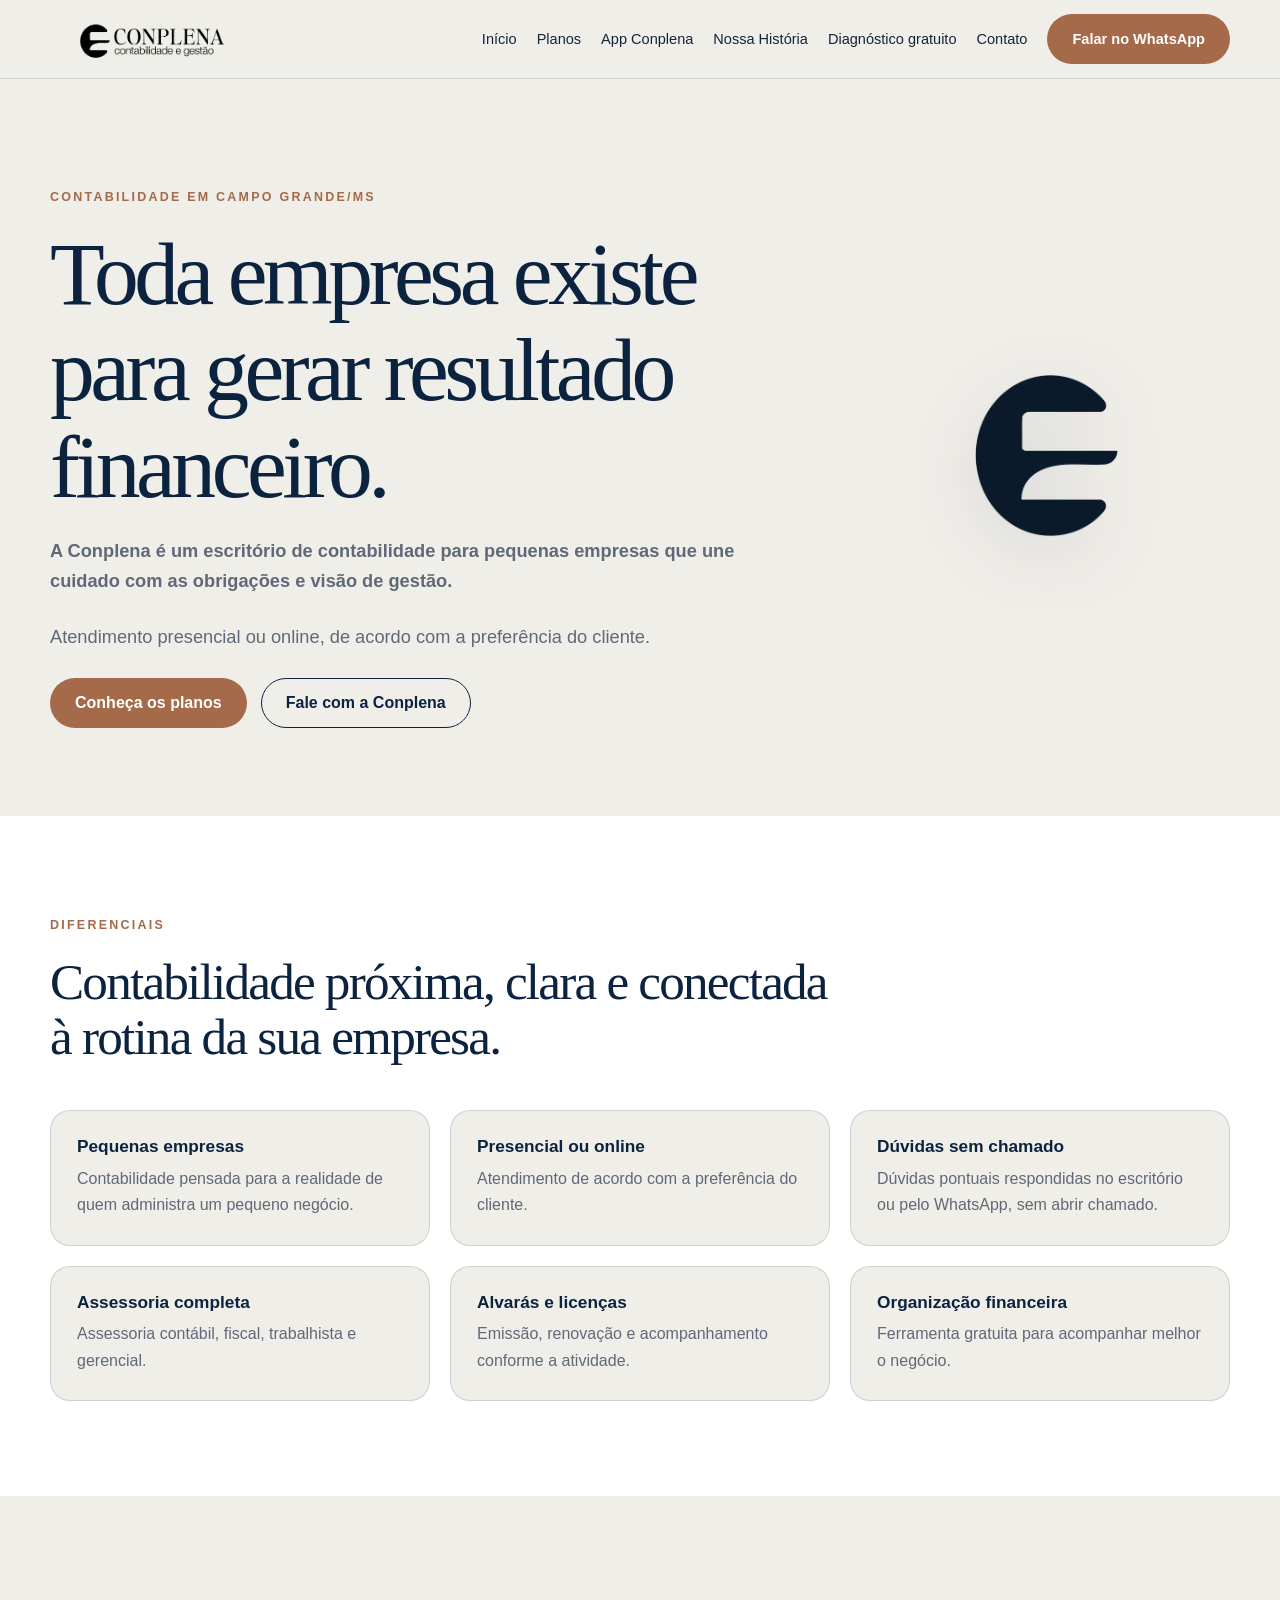
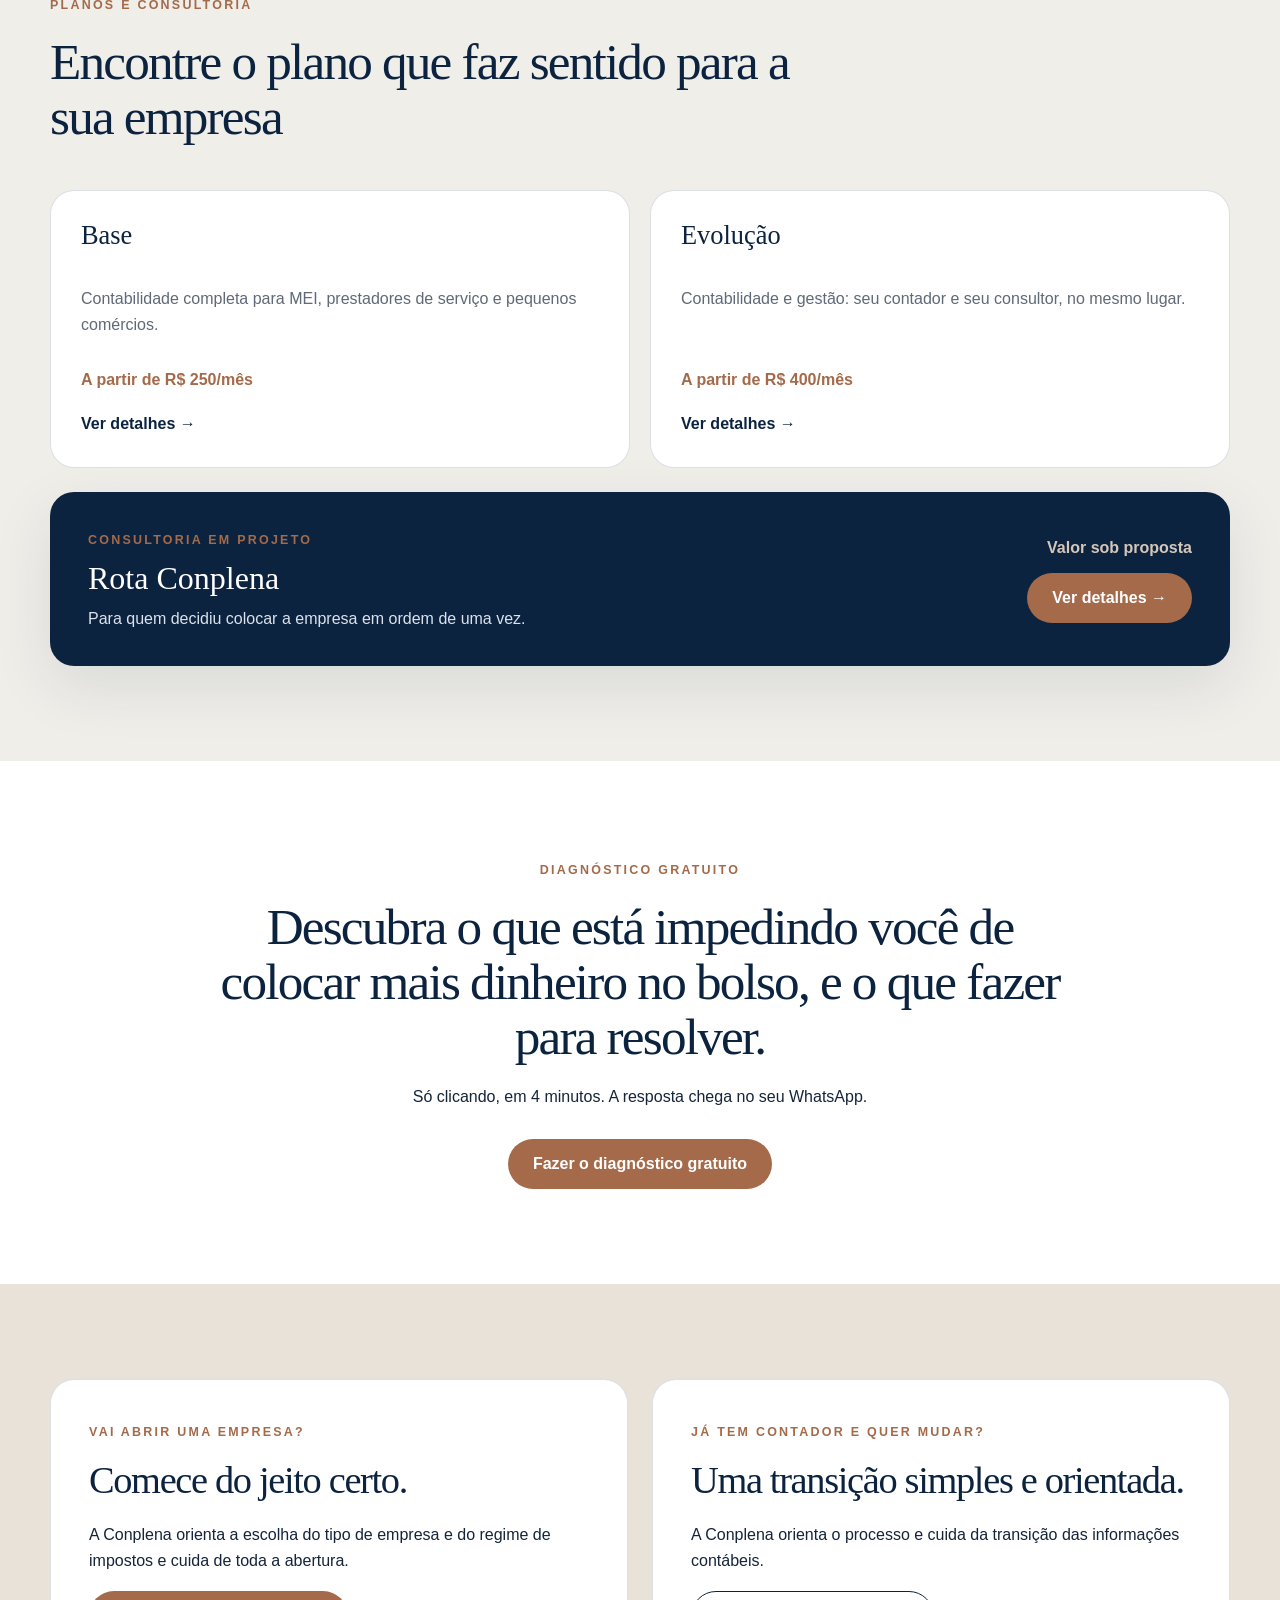
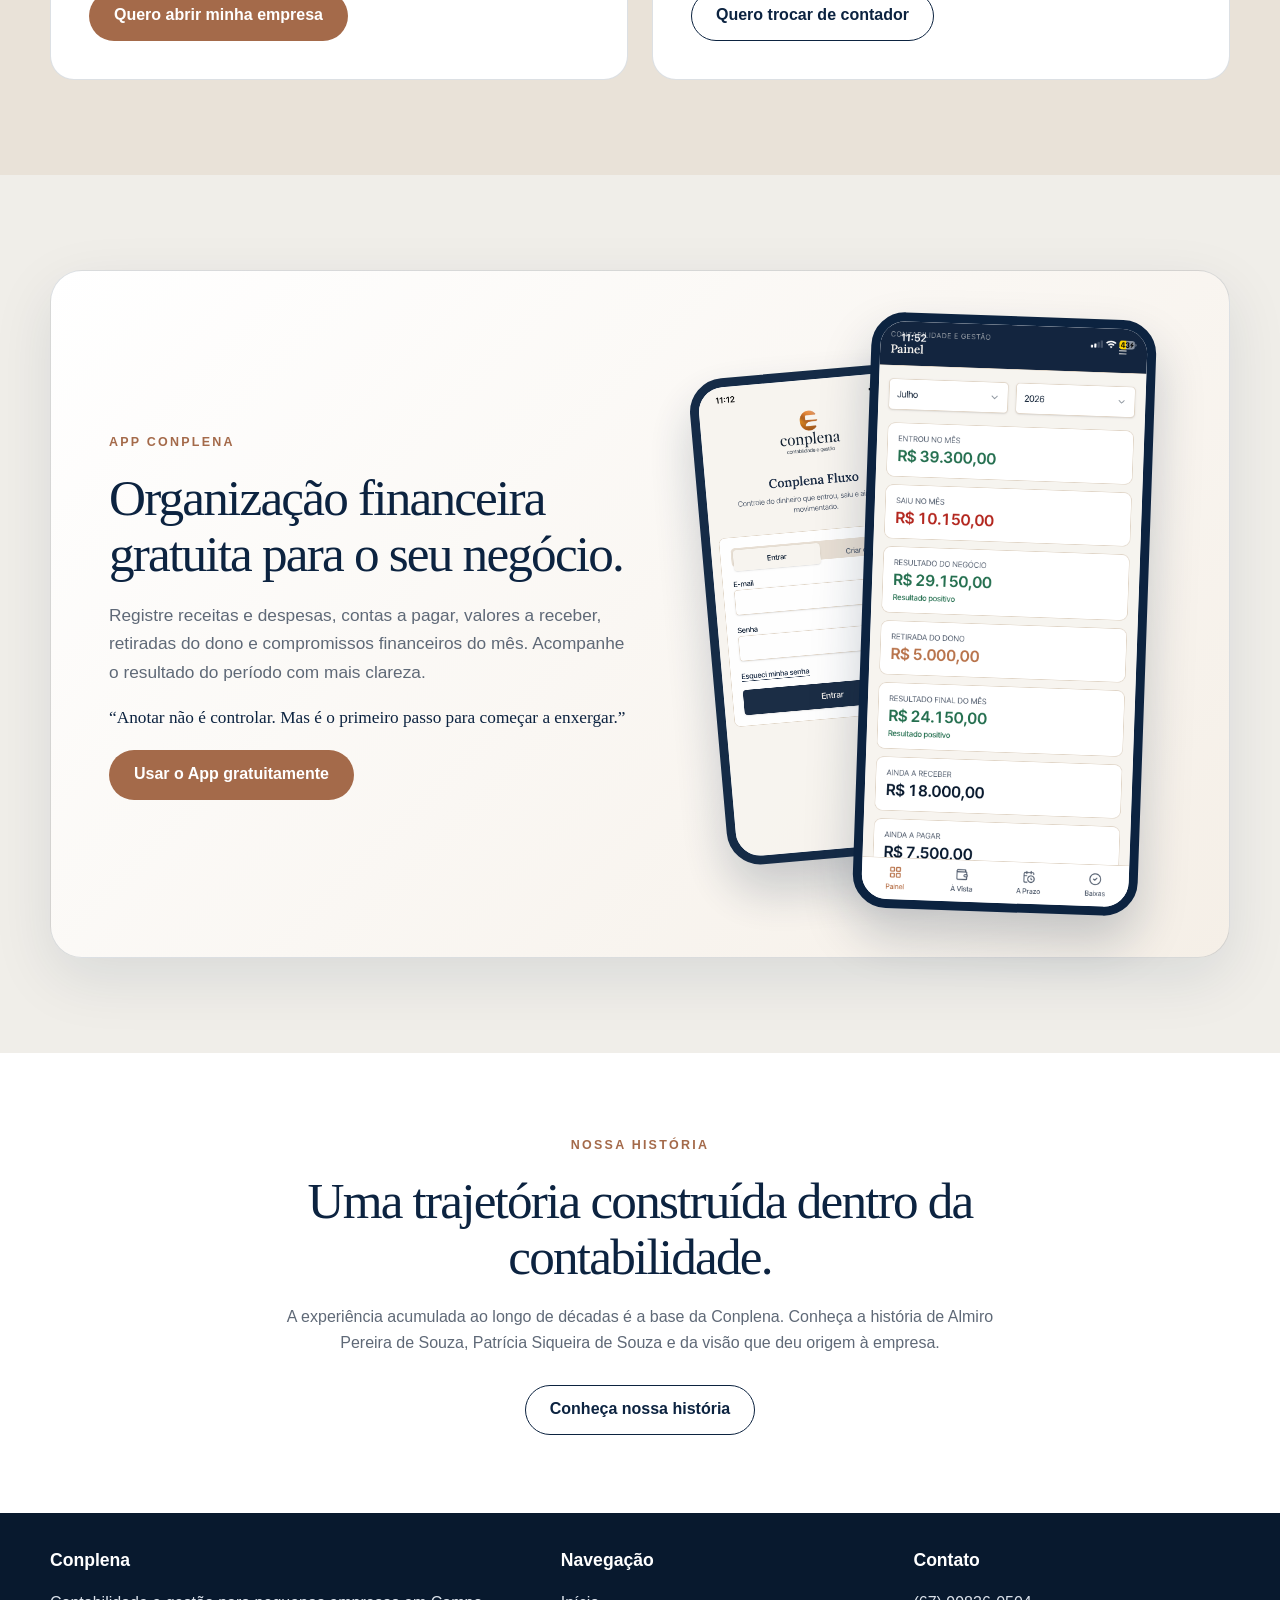
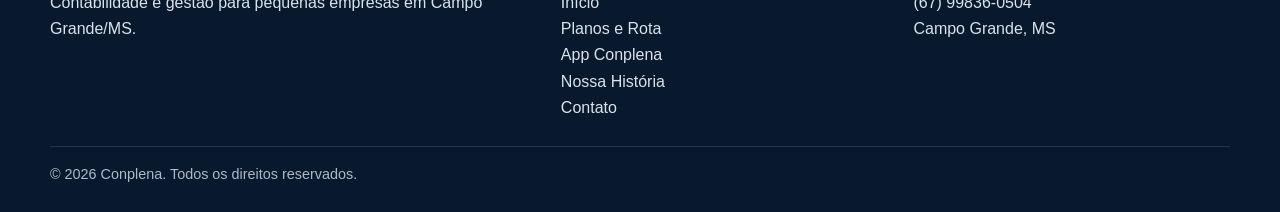
<file: index.html>
<!doctype html><html lang="pt-BR"><head><script async src="https://www.googletagmanager.com/gtag/js?id=G-ZZYWSBD89N"></script><script>window.dataLayer=window.dataLayer||[];function gtag(){dataLayer.push(arguments);}gtag('js',new Date());gtag('config','G-ZZYWSBD89N');</script><meta charset="utf-8"><meta name="viewport" content="width=device-width,initial-scale=1"><title>Contabilidade em Campo Grande para Pequenas Empresas | Conplena</title><meta name="description" content="Escritório de contabilidade em Campo Grande para pequenas empresas. Planos contábeis, gestão financeira e atendimento presencial ou online."><link rel="icon" href="favicon.png"><link rel="stylesheet" href="style.css"><meta property="og:type" content="website"><meta property="og:locale" content="pt_BR"><meta property="og:title" content="Contabilidade em Campo Grande para Pequenas Empresas | Conplena"><meta property="og:description" content="Escritório de contabilidade em Campo Grande para pequenas empresas. Planos contábeis, gestão financeira e atendimento presencial ou online."><meta property="og:url" content="https://conplena.com.br/"><meta property="og:image" content="https://conplena.com.br/logo-horizontal.png"><meta name="twitter:card" content="summary_large_image"><link rel="canonical" href="https://conplena.com.br/"></head><body>
<header class="site-header"><div class="container header-inner"><a class="brand" href="index.html"><img src="logo-horizontal.png" alt="Conplena contabilidade e gestão"></a><button class="menu-toggle" aria-label="Abrir menu" aria-expanded="false">☰</button><nav class="nav"><a href="index.html">Início</a><a href="planos.html">Planos</a><a href="app.html">App Conplena</a><a href="historia.html">Nossa História</a><a href="diagnostico.html">Diagnóstico gratuito</a><a href="contato.html">Contato</a><a class="btn btn-primary" href="https://wa.me/5567998360504?text=Ol%C3%A1%2C%20gostaria%20de%20conhecer%20a%20Conplena." target="_blank" rel="noopener">Falar no WhatsApp</a></nav></div></header><main>
<section class="hero"><div class="container hero-grid"><div><span class="eyebrow">Contabilidade em Campo Grande/MS</span><h1>Toda empresa existe para gerar resultado financeiro.</h1><p><strong>A Conplena é um escritório de contabilidade para pequenas empresas que une cuidado com as obrigações e visão de gestão.</strong></p><p>Atendimento presencial ou online, de acordo com a preferência do cliente.</p><div class="hero-actions"><a class="btn btn-primary" href="planos.html">Conheça os planos</a><a class="btn btn-secondary" href="contato.html">Fale com a Conplena</a></div></div><div class="hero-mark" aria-hidden="true"><img src="icone-conplena.png" alt=""></div></div></section>
<section class="section section-white"><div class="container"><div class="section-head"><span class="eyebrow">Diferenciais</span><h2>Contabilidade próxima, clara e conectada à rotina da sua empresa.</h2></div><div class="feature-grid"><article class="feature-card"><h3>Pequenas empresas</h3><p>Contabilidade pensada para a realidade de quem administra um pequeno negócio.</p></article><article class="feature-card"><h3>Presencial ou online</h3><p>Atendimento de acordo com a preferência do cliente.</p></article><article class="feature-card"><h3>Dúvidas sem chamado</h3><p>Dúvidas pontuais respondidas no escritório ou pelo WhatsApp, sem abrir chamado.</p></article><article class="feature-card"><h3>Assessoria completa</h3><p>Assessoria contábil, fiscal, trabalhista e gerencial.</p></article><article class="feature-card"><h3>Alvarás e licenças</h3><p>Emissão, renovação e acompanhamento conforme a atividade.</p></article><article class="feature-card"><h3>Organização financeira</h3><p>Ferramenta gratuita para acompanhar melhor o negócio.</p></article></div></div></section>
<section class="section"><div class="container"><div class="section-head"><span class="eyebrow">Planos e consultoria</span><h2>Encontre o plano que faz sentido para a sua empresa</h2></div><div class="cards plans-home"><article class="card"><h3>Base</h3><p>Contabilidade completa para MEI, prestadores de serviço e pequenos comércios.</p><div class="price">A partir de R$ 250/mês</div><a class="card-link" href="planos.html#base">Ver detalhes →</a></article><article class="card"><h3>Evolução</h3><p>Contabilidade e gestão: seu contador e seu consultor, no mesmo lugar.</p><div class="price">A partir de R$ 400/mês</div><a class="card-link" href="planos.html#evolucao">Ver detalhes →</a></article></div><article class="route-highlight"><div><span class="eyebrow">Consultoria em projeto</span><h3>Rota Conplena</h3><p>Para quem decidiu colocar a empresa em ordem de uma vez.</p></div><div class="route-highlight-action"><div class="price">Valor sob proposta</div><a class="btn btn-primary" href="planos.html#rota">Ver detalhes →</a></div></article></div></section>
<section class="section section-white"><div class="container narrow cta-center"><span class="eyebrow">Diagnóstico gratuito</span><h2>Descubra o que está impedindo você de colocar mais dinheiro no bolso, e o que fazer para resolver.</h2><p>Só clicando, em 4 minutos. A resposta chega no seu WhatsApp.</p><a class="btn btn-primary" href="diagnostico.html">Fazer o diagnóstico gratuito</a></div></section>
<section class="section section-soft"><div class="container action-grid"><article class="action-card"><span class="eyebrow">Vai abrir uma empresa?</span><h2>Comece do jeito certo.</h2><p>A Conplena orienta a escolha do tipo de empresa e do regime de impostos e cuida de toda a abertura.</p><a class="btn btn-primary" href="https://wa.me/5567998360504?text=Ol%C3%A1%2C%20vou%20abrir%20uma%20empresa%20e%20gostaria%20de%20conversar%20com%20a%20Conplena." target="_blank" rel="noopener">Quero abrir minha empresa</a></article><article class="action-card"><span class="eyebrow">Já tem contador e quer mudar?</span><h2>Uma transição simples e orientada.</h2><p>A Conplena orienta o processo e cuida da transição das informações contábeis.</p><a class="btn btn-secondary" href="https://wa.me/5567998360504?text=Ol%C3%A1%2C%20estou%20pensando%20em%20trocar%20de%20contador%20e%20gostaria%20de%20conversar%20com%20a%20Conplena." target="_blank" rel="noopener">Quero trocar de contador</a></article></div></section>
<section class="section fluxo-section"><div class="container"><div class="fluxo-panel"><div class="fluxo-copy"><span class="eyebrow">App Conplena</span><h2>Organização financeira gratuita para o seu negócio.</h2><p>Registre receitas e despesas, contas a pagar, valores a receber, retiradas do dono e compromissos financeiros do mês. Acompanhe o resultado do período com mais clareza.</p><p class="quote-small">“Anotar não é controlar. Mas é o primeiro passo para começar a enxergar.”</p><a class="btn btn-primary" href="app.html">Usar o App gratuitamente</a></div><div class="fluxo-phones"><figure class="phone-shot phone-secondary"><img src="conplena_fluxo_login.png" alt="Tela de acesso do App Conplena"></figure><figure class="phone-shot phone-main"><img src="conplena_fluxo_painel.png" alt="Painel financeiro do App Conplena"></figure></div></div></div></section>
<section class="section section-white history-teaser"><div class="container narrow cta-center"><span class="eyebrow">Nossa história</span><h2>Uma trajetória construída dentro da contabilidade.</h2><p>A experiência acumulada ao longo de décadas é a base da Conplena. Conheça a história de Almiro Pereira de Souza, Patrícia Siqueira de Souza e da visão que deu origem à empresa.</p><a class="btn btn-secondary" href="historia.html">Conheça nossa história</a></div></section></main>
<footer class="footer"><div class="container"><div class="footer-grid"><div><h3>Conplena</h3><p>Contabilidade e gestão para pequenas empresas em Campo Grande/MS.</p></div><div><h3>Navegação</h3><p><a href="index.html">Início</a><br><a href="planos.html">Planos e Rota</a><br><a href="app.html">App Conplena</a><br><a href="historia.html">Nossa História</a><br><a href="contato.html">Contato</a></p></div><div><h3>Contato</h3><p><a href="https://wa.me/5567998360504" target="_blank" rel="noopener">(67) 99836-0504</a><br>Campo Grande, MS</p></div></div><div class="footer-bottom">© <span data-year></span> Conplena. Todos os direitos reservados.</div></div></footer><script src="main.js"></script></body></html>
</file>
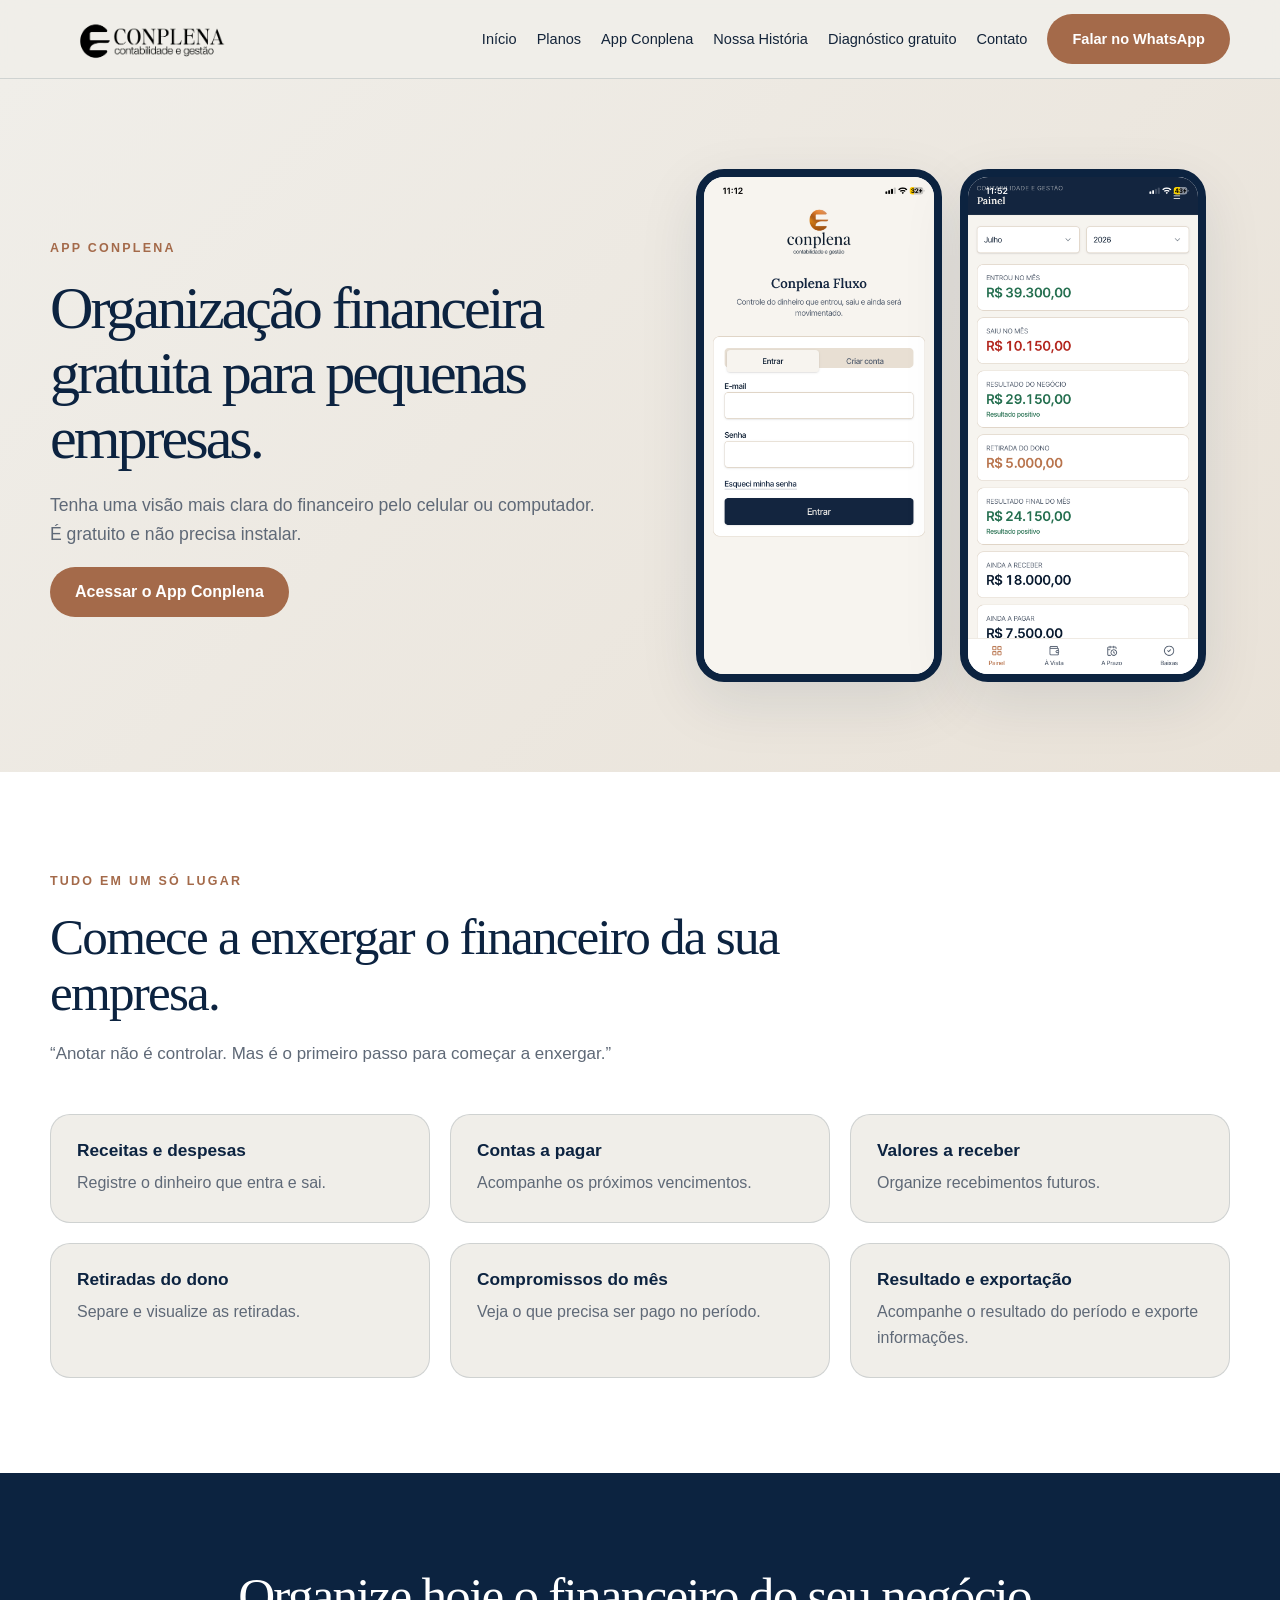
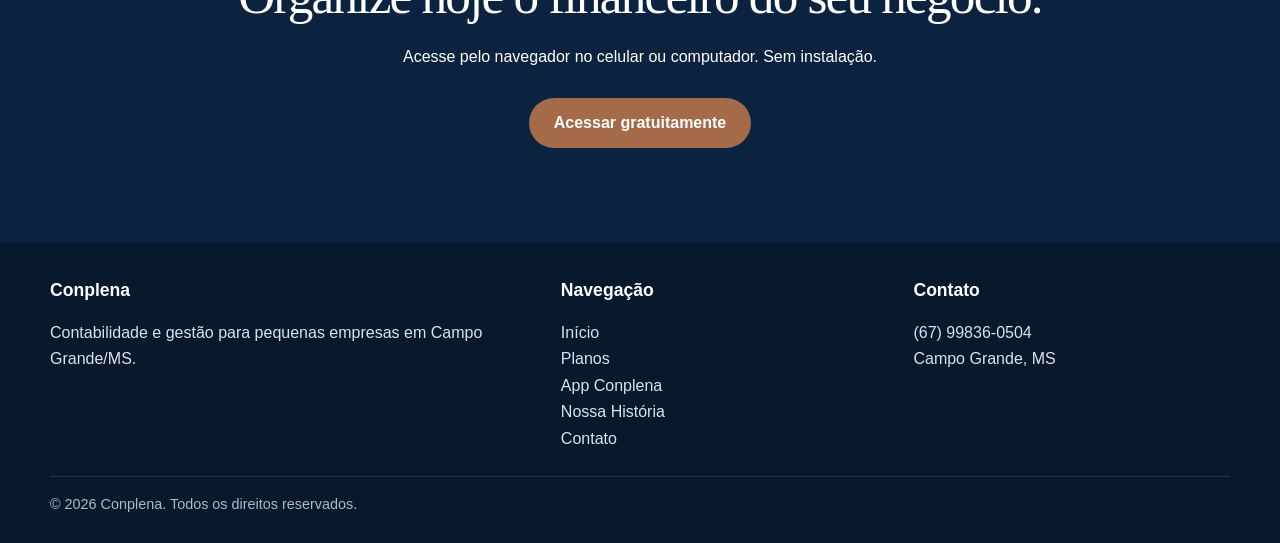
<file: app.html>
<!doctype html><html lang="pt-BR"><head><script async src="https://www.googletagmanager.com/gtag/js?id=G-ZZYWSBD89N"></script><script>window.dataLayer=window.dataLayer||[];function gtag(){dataLayer.push(arguments);}gtag('js',new Date());gtag('config','G-ZZYWSBD89N');</script><meta charset="utf-8"><meta name="viewport" content="width=device-width,initial-scale=1"><title>App Conplena | Organização Financeira Gratuita para Pequenas Empresas</title><meta name="description" content="Ferramenta gratuita para pequenos empresários registrarem receitas, despesas, contas a pagar, valores a receber e acompanharem melhor o financeiro do negócio."><link rel="icon" href="favicon.png"><link rel="stylesheet" href="style.css"><link rel="canonical" href="https://conplena.com.br/app.html"></head><body><header class="site-header"><div class="container header-inner"><a class="brand" href="index.html"><img src="logo-horizontal.png" alt="Conplena contabilidade e gestão"></a><button class="menu-toggle" aria-label="Abrir menu" aria-expanded="false">☰</button><nav class="nav"><a href="index.html">Início</a><a href="planos.html">Planos</a><a href="app.html">App Conplena</a><a href="historia.html">Nossa História</a><a href="diagnostico.html">Diagnóstico gratuito</a><a href="contato.html">Contato</a><a class="btn btn-primary" href="https://wa.me/5567998360504?text=Ol%C3%A1%2C%20gostaria%20de%20conhecer%20a%20Conplena." target="_blank" rel="noopener">Falar no WhatsApp</a></nav></div></header><main><section class="app-hero"><div class="container app-grid"><div><span class="eyebrow">App Conplena</span><h1>Organização financeira gratuita para pequenas empresas.</h1><p>Tenha uma visão mais clara do financeiro pelo celular ou computador. É gratuito e não precisa instalar.</p><a class="btn btn-primary" href="https://app.conplena.com.br" target="_blank" rel="noopener">Acessar o App Conplena</a></div><div class="app-screens"><figure><img src="conplena_fluxo_login.png" alt="Tela de login do App Conplena"></figure><figure><img src="conplena_fluxo_painel.png" alt="Painel financeiro do App Conplena"></figure></div></div></section><section class="section section-white"><div class="container"><div class="section-head"><span class="eyebrow">Tudo em um só lugar</span><h2>Comece a enxergar o financeiro da sua empresa.</h2><p>“Anotar não é controlar. Mas é o primeiro passo para começar a enxergar.”</p></div><div class="feature-grid"><article class="feature-card"><h3>Receitas e despesas</h3><p>Registre o dinheiro que entra e sai.</p></article><article class="feature-card"><h3>Contas a pagar</h3><p>Acompanhe os próximos vencimentos.</p></article><article class="feature-card"><h3>Valores a receber</h3><p>Organize recebimentos futuros.</p></article><article class="feature-card"><h3>Retiradas do dono</h3><p>Separe e visualize as retiradas.</p></article><article class="feature-card"><h3>Compromissos do mês</h3><p>Veja o que precisa ser pago no período.</p></article><article class="feature-card"><h3>Resultado e exportação</h3><p>Acompanhe o resultado do período e exporte informações.</p></article></div></div></section><section class="section section-dark"><div class="container narrow cta-center"><h2>Organize hoje o financeiro do seu negócio.</h2><p>Acesse pelo navegador no celular ou computador. Sem instalação.</p><a class="btn btn-primary" href="https://app.conplena.com.br" target="_blank" rel="noopener">Acessar gratuitamente</a></div></section></main><footer class="footer"><div class="container"><div class="footer-grid"><div><h3>Conplena</h3><p>Contabilidade e gestão para pequenas empresas em Campo Grande/MS.</p></div><div><h3>Navegação</h3><p><a href="index.html">Início</a><br><a href="planos.html">Planos</a><br><a href="app.html">App Conplena</a><br><a href="historia.html">Nossa História</a><br><a href="contato.html">Contato</a></p></div><div><h3>Contato</h3><p><a href="https://wa.me/5567998360504" target="_blank" rel="noopener">(67) 99836-0504</a><br>Campo Grande, MS</p></div></div><div class="footer-bottom">© <span data-year></span> Conplena. Todos os direitos reservados.</div></div></footer><script src="main.js"></script></body></html>
</file>
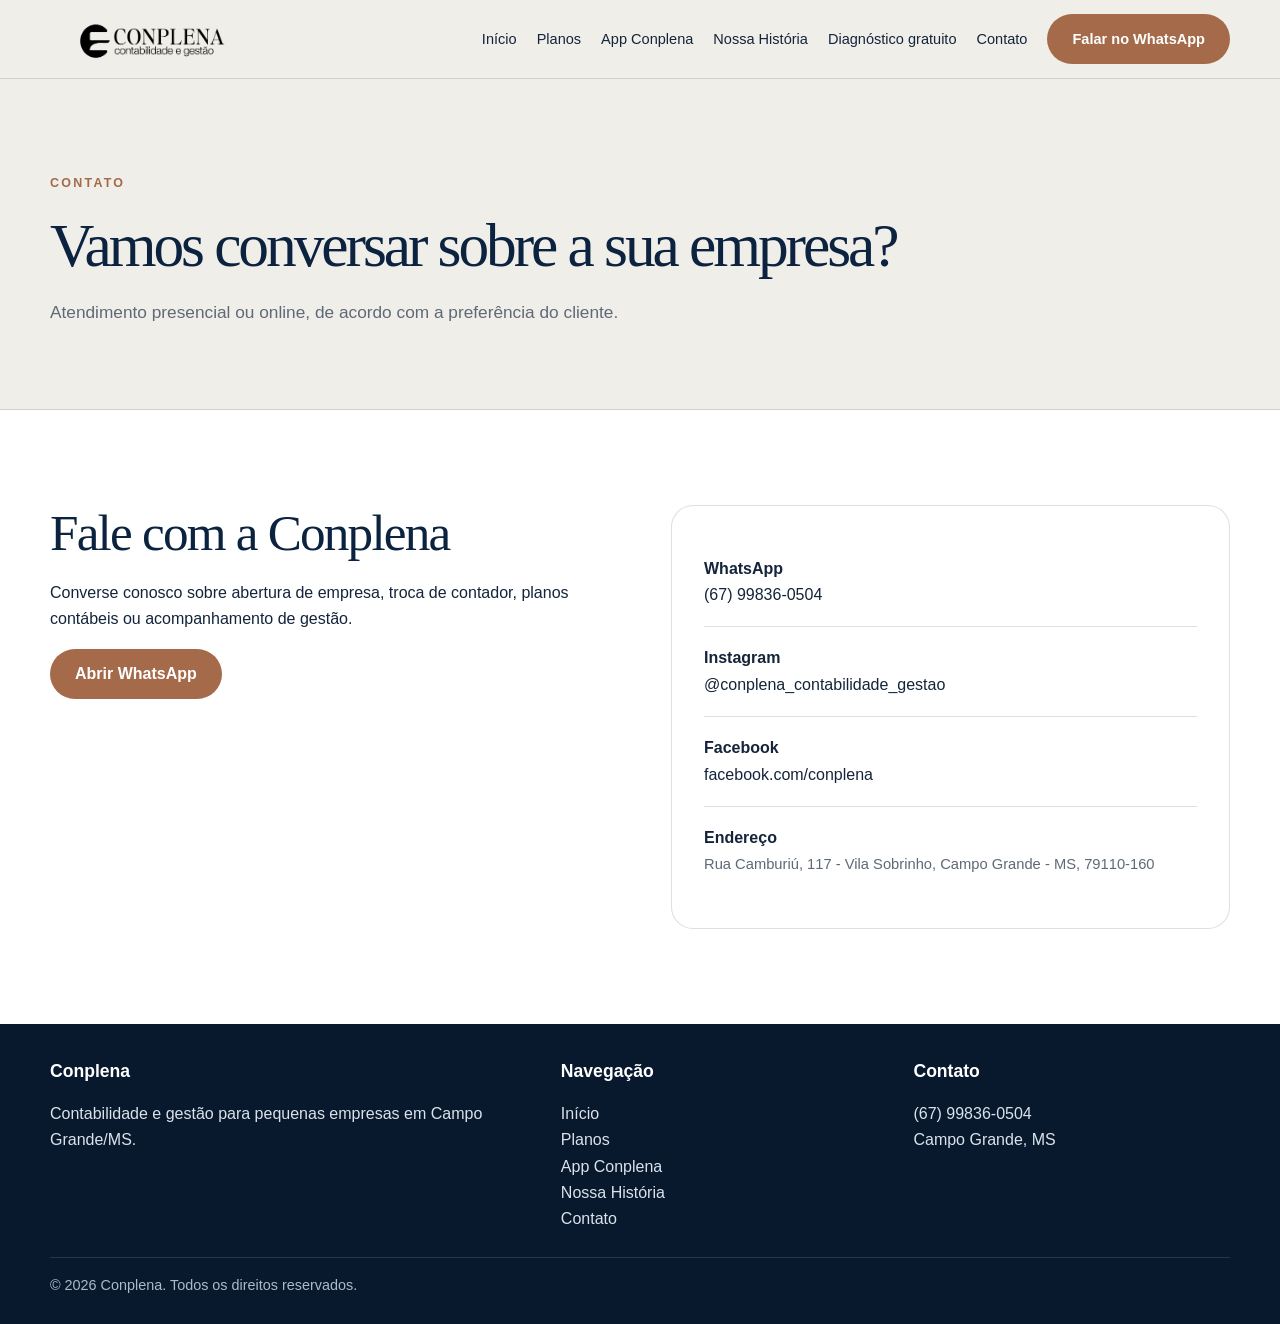
<file: contato.html>
<!doctype html><html lang="pt-BR"><head><script async src="https://www.googletagmanager.com/gtag/js?id=G-ZZYWSBD89N"></script><script>window.dataLayer=window.dataLayer||[];function gtag(){dataLayer.push(arguments);}gtag('js',new Date());gtag('config','G-ZZYWSBD89N');</script><meta charset="utf-8"><meta name="viewport" content="width=device-width,initial-scale=1"><title>Fale com a Conplena | Contabilidade em Campo Grande</title><meta name="description" content="Fale com a Conplena para abertura de empresa, troca de contador, planos contábeis e acompanhamento de gestão em Campo Grande/MS."><link rel="icon" href="favicon.png"><link rel="stylesheet" href="style.css"><link rel="canonical" href="https://conplena.com.br/contato.html"></head><body><header class="site-header"><div class="container header-inner"><a class="brand" href="index.html"><img src="logo-horizontal.png" alt="Conplena contabilidade e gestão"></a><button class="menu-toggle" aria-label="Abrir menu" aria-expanded="false">☰</button><nav class="nav"><a href="index.html">Início</a><a href="planos.html">Planos</a><a href="app.html">App Conplena</a><a href="historia.html">Nossa História</a><a href="diagnostico.html">Diagnóstico gratuito</a><a href="contato.html">Contato</a><a class="btn btn-primary" href="https://wa.me/5567998360504?text=Ol%C3%A1%2C%20gostaria%20de%20conversar%20com%20a%20Conplena." target="_blank" rel="noopener">Falar no WhatsApp</a></nav></div></header><main><section class="page-hero contact-hero"><div class="container"><span class="eyebrow">Contato</span><h1>Vamos conversar sobre a sua empresa?</h1><p>Atendimento presencial ou online, de acordo com a preferência do cliente.</p></div></section><section class="section section-white"><div class="container contact-grid"><div><h2>Fale com a Conplena</h2><p>Converse conosco sobre abertura de empresa, troca de contador, planos contábeis ou acompanhamento de gestão.</p><a class="btn btn-primary" href="https://wa.me/5567998360504?text=Ol%C3%A1%2C%20gostaria%20de%20conversar%20com%20a%20Conplena." target="_blank" rel="noopener">Abrir WhatsApp</a></div><div class="contact-card"><div class="contact-item"><strong>WhatsApp</strong><br><a href="https://wa.me/5567998360504" target="_blank" rel="noopener">(67) 99836-0504</a></div><div class="contact-item"><strong>Instagram</strong><br><a href="https://www.instagram.com/conplena_contabilidade_gestao/" target="_blank" rel="noopener">@conplena_contabilidade_gestao</a></div><div class="contact-item"><strong>Facebook</strong><br><a href="https://www.facebook.com/conplena" target="_blank" rel="noopener">facebook.com/conplena</a></div><div class="contact-item"><strong>Endereço</strong><br><span class="small">Rua Camburiú, 117 - Vila Sobrinho, Campo Grande - MS, 79110-160</span></div></div></div></section></main><footer class="footer"><div class="container"><div class="footer-grid"><div><h3>Conplena</h3><p>Contabilidade e gestão para pequenas empresas em Campo Grande/MS.</p></div><div><h3>Navegação</h3><p><a href="index.html">Início</a><br><a href="planos.html">Planos</a><br><a href="app.html">App Conplena</a><br><a href="historia.html">Nossa História</a><br><a href="contato.html">Contato</a></p></div><div><h3>Contato</h3><p><a href="https://wa.me/5567998360504" target="_blank" rel="noopener">(67) 99836-0504</a><br>Campo Grande, MS</p></div></div><div class="footer-bottom">© <span data-year></span> Conplena. Todos os direitos reservados.</div></div></footer><script src="main.js"></script></body></html>
</file>
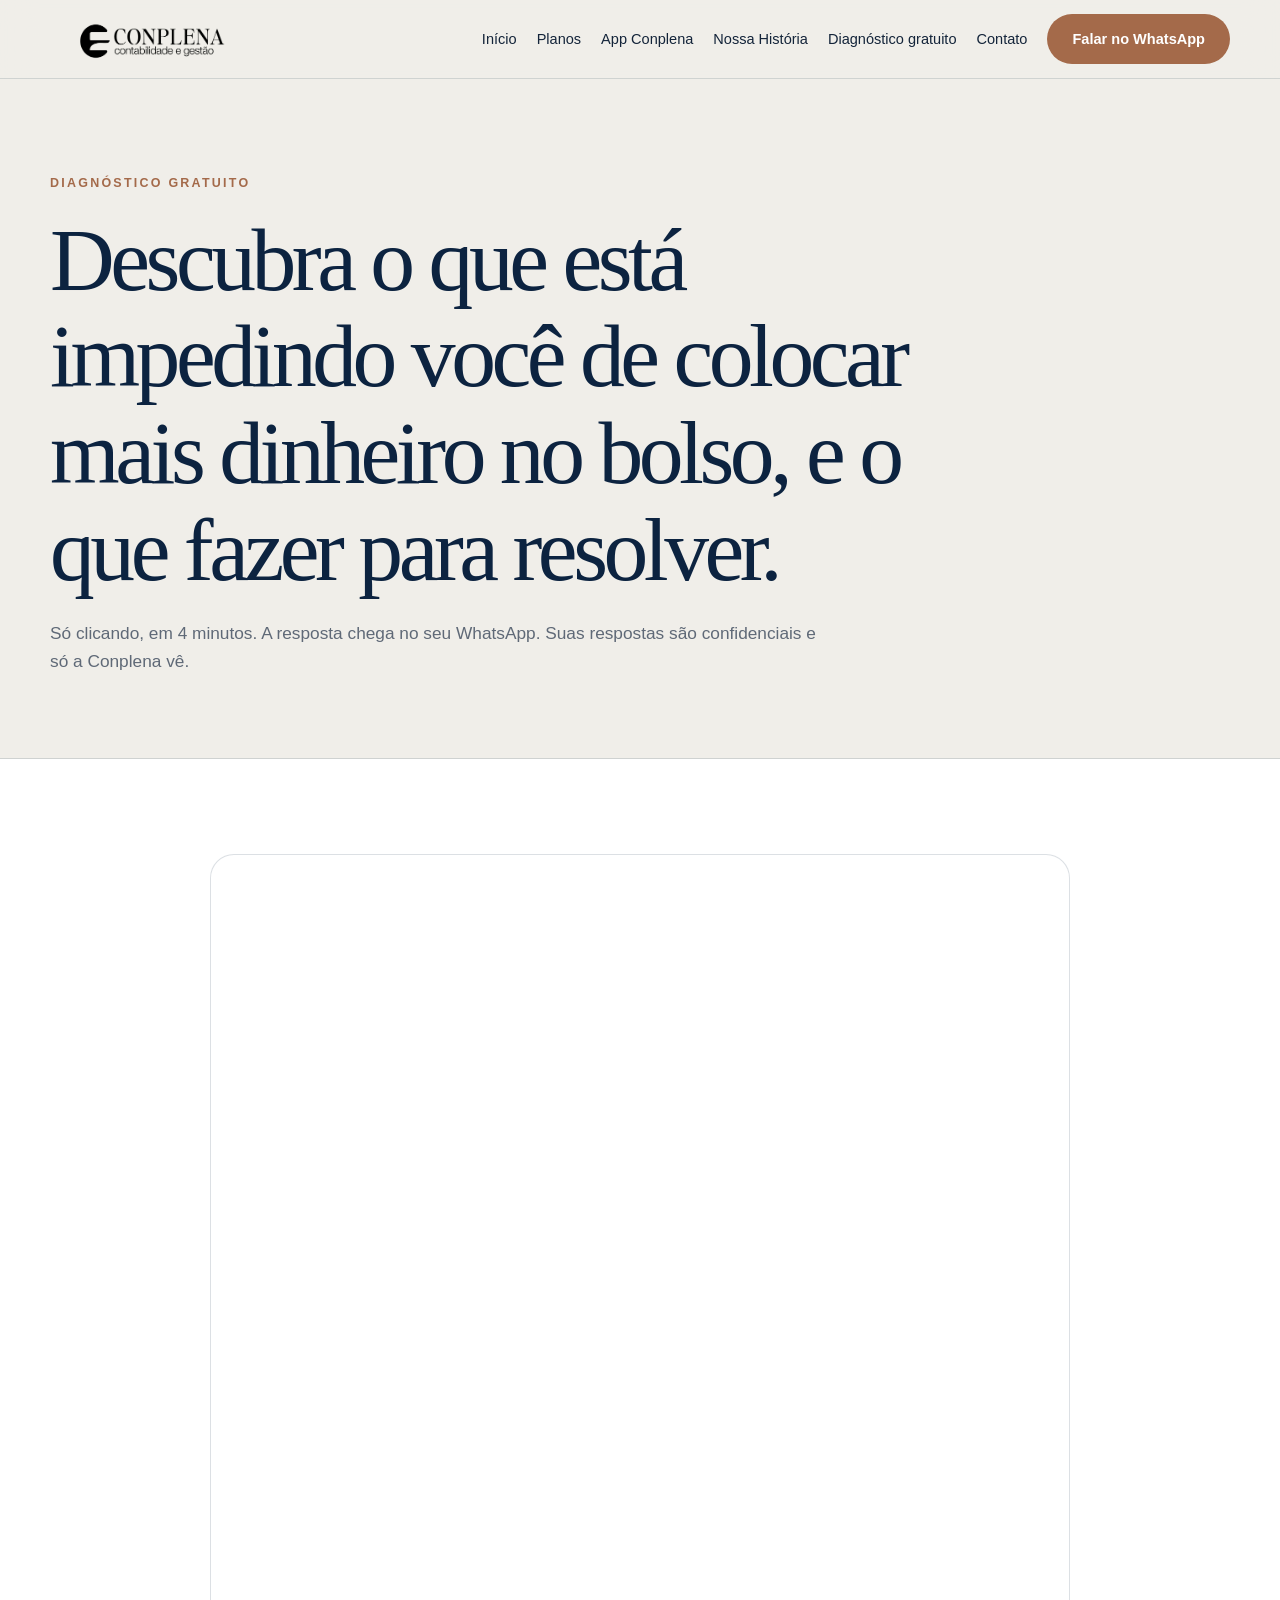
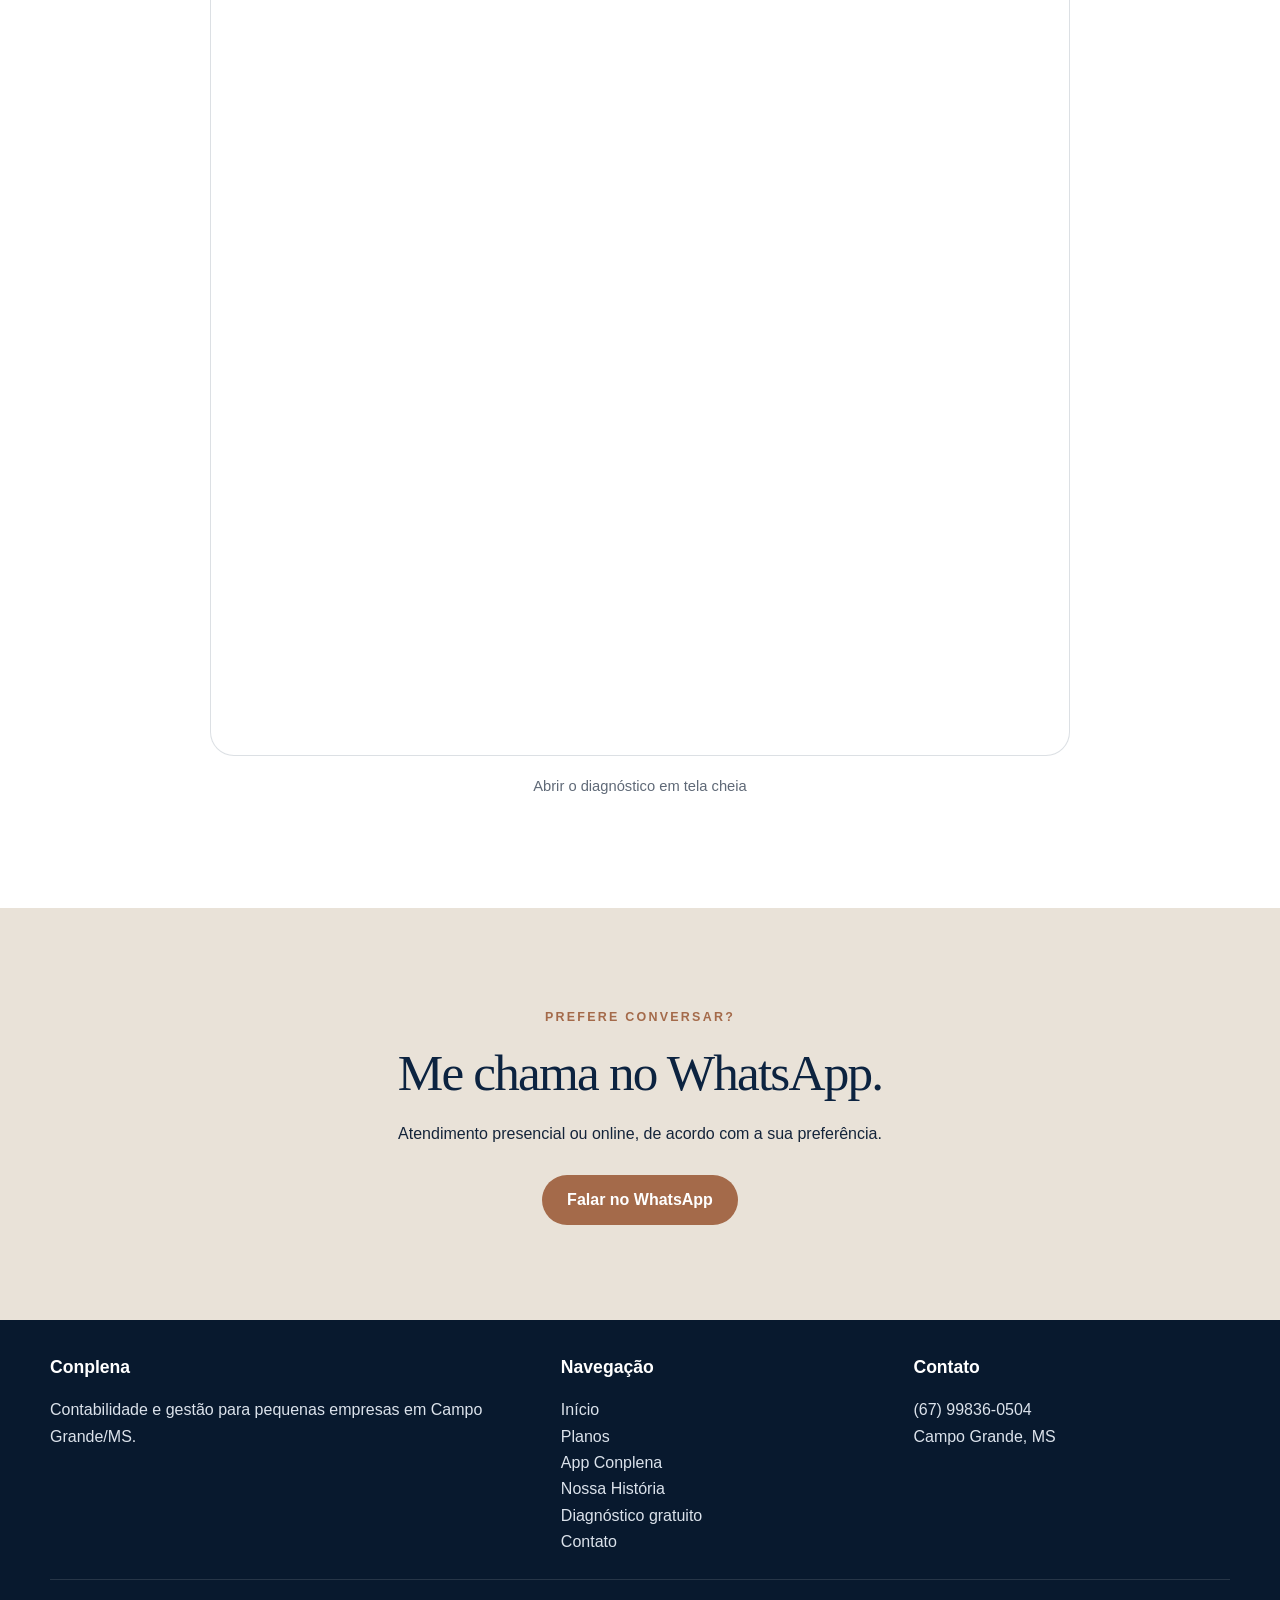
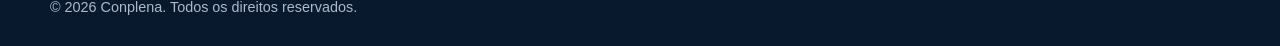
<file: diagnostico.html>
<!doctype html><html lang="pt-BR"><head><script async src="https://www.googletagmanager.com/gtag/js?id=G-ZZYWSBD89N"></script><script>window.dataLayer=window.dataLayer||[];function gtag(){dataLayer.push(arguments);}gtag('js',new Date());gtag('config','G-ZZYWSBD89N');</script><meta charset="utf-8"><meta name="viewport" content="width=device-width,initial-scale=1"><title>Diagnóstico gratuito para pequenas empresas | Conplena</title><meta name="description" content="Diagnóstico gratuito da Conplena: descubra o que está impedindo você de colocar mais dinheiro no bolso, e o que fazer para resolver. Só clicando, em 4 minutos."><link rel="icon" href="favicon.png"><link rel="stylesheet" href="style.css"><meta property="og:type" content="website"><meta property="og:locale" content="pt_BR"><meta property="og:title" content="Diagnóstico gratuito | Conplena"><meta property="og:description" content="Descubra o que está impedindo você de colocar mais dinheiro no bolso, e o que fazer para resolver."><meta property="og:url" content="https://conplena.com.br/diagnostico.html"><meta property="og:image" content="https://conplena.com.br/logo-horizontal.png"><link rel="canonical" href="https://conplena.com.br/diagnostico.html"><style>.form-frame{background:#fff;border:1px solid var(--line);border-radius:var(--radius);overflow:hidden}.form-frame iframe{display:block;width:100%;height:1500px;border:0}.form-alt{margin-top:18px;text-align:center}@media(max-width:700px){.form-frame iframe{height:1700px}}</style></head><body><header class="site-header"><div class="container header-inner"><a class="brand" href="index.html"><img src="logo-horizontal.png" alt="Conplena contabilidade e gestão"></a><button class="menu-toggle" aria-label="Abrir menu" aria-expanded="false">☰</button><nav class="nav"><a href="index.html">Início</a><a href="planos.html">Planos</a><a href="app.html">App Conplena</a><a href="historia.html">Nossa História</a><a href="diagnostico.html">Diagnóstico gratuito</a><a href="contato.html">Contato</a><a class="btn btn-primary" href="https://wa.me/5567998360504?text=Ol%C3%A1%2C%20gostaria%20de%20conversar%20com%20a%20Conplena." target="_blank" rel="noopener">Falar no WhatsApp</a></nav></div></header><main><section class="page-hero"><div class="container"><span class="eyebrow">Diagnóstico gratuito</span><h1>Descubra o que está impedindo você de colocar mais dinheiro no bolso, e o que fazer para resolver.</h1><p>Só clicando, em 4 minutos. A resposta chega no seu WhatsApp. Suas respostas são confidenciais e só a Conplena vê.</p></div></section><section class="section section-white"><div class="container narrow"><div class="form-frame"><iframe src="https://docs.google.com/forms/d/e/1FAIpQLSdpyESHsJsnEyffqWRX6SixsTdl3yFGkiwKUKajPz97I5cLiQ/viewform?embedded=true" title="Diagnóstico gratuito Conplena" loading="lazy">Carregando…</iframe></div><p class="form-alt small"><a href="https://forms.gle/5WT1yVmgiD2RQR7Q6" target="_blank" rel="noopener">Abrir o diagnóstico em tela cheia</a></p></div></section><section class="section section-soft"><div class="container narrow cta-center"><span class="eyebrow">Prefere conversar?</span><h2>Me chama no WhatsApp.</h2><p>Atendimento presencial ou online, de acordo com a sua preferência.</p><a class="btn btn-primary" href="https://wa.me/5567998360504?text=Ol%C3%A1%2C%20vim%20pela%20p%C3%A1gina%20do%20diagn%C3%B3stico%20e%20gostaria%20de%20conversar%20com%20a%20Conplena." target="_blank" rel="noopener">Falar no WhatsApp</a></div></section></main><footer class="footer"><div class="container"><div class="footer-grid"><div><h3>Conplena</h3><p>Contabilidade e gestão para pequenas empresas em Campo Grande/MS.</p></div><div><h3>Navegação</h3><p><a href="index.html">Início</a><br><a href="planos.html">Planos</a><br><a href="app.html">App Conplena</a><br><a href="historia.html">Nossa História</a><br><a href="diagnostico.html">Diagnóstico gratuito</a><br><a href="contato.html">Contato</a></p></div><div><h3>Contato</h3><p><a href="https://wa.me/5567998360504" target="_blank" rel="noopener">(67) 99836-0504</a><br>Campo Grande, MS</p></div></div><div class="footer-bottom">© <span data-year></span> Conplena. Todos os direitos reservados.</div></div></footer><script src="main.js"></script></body></html>
</file>
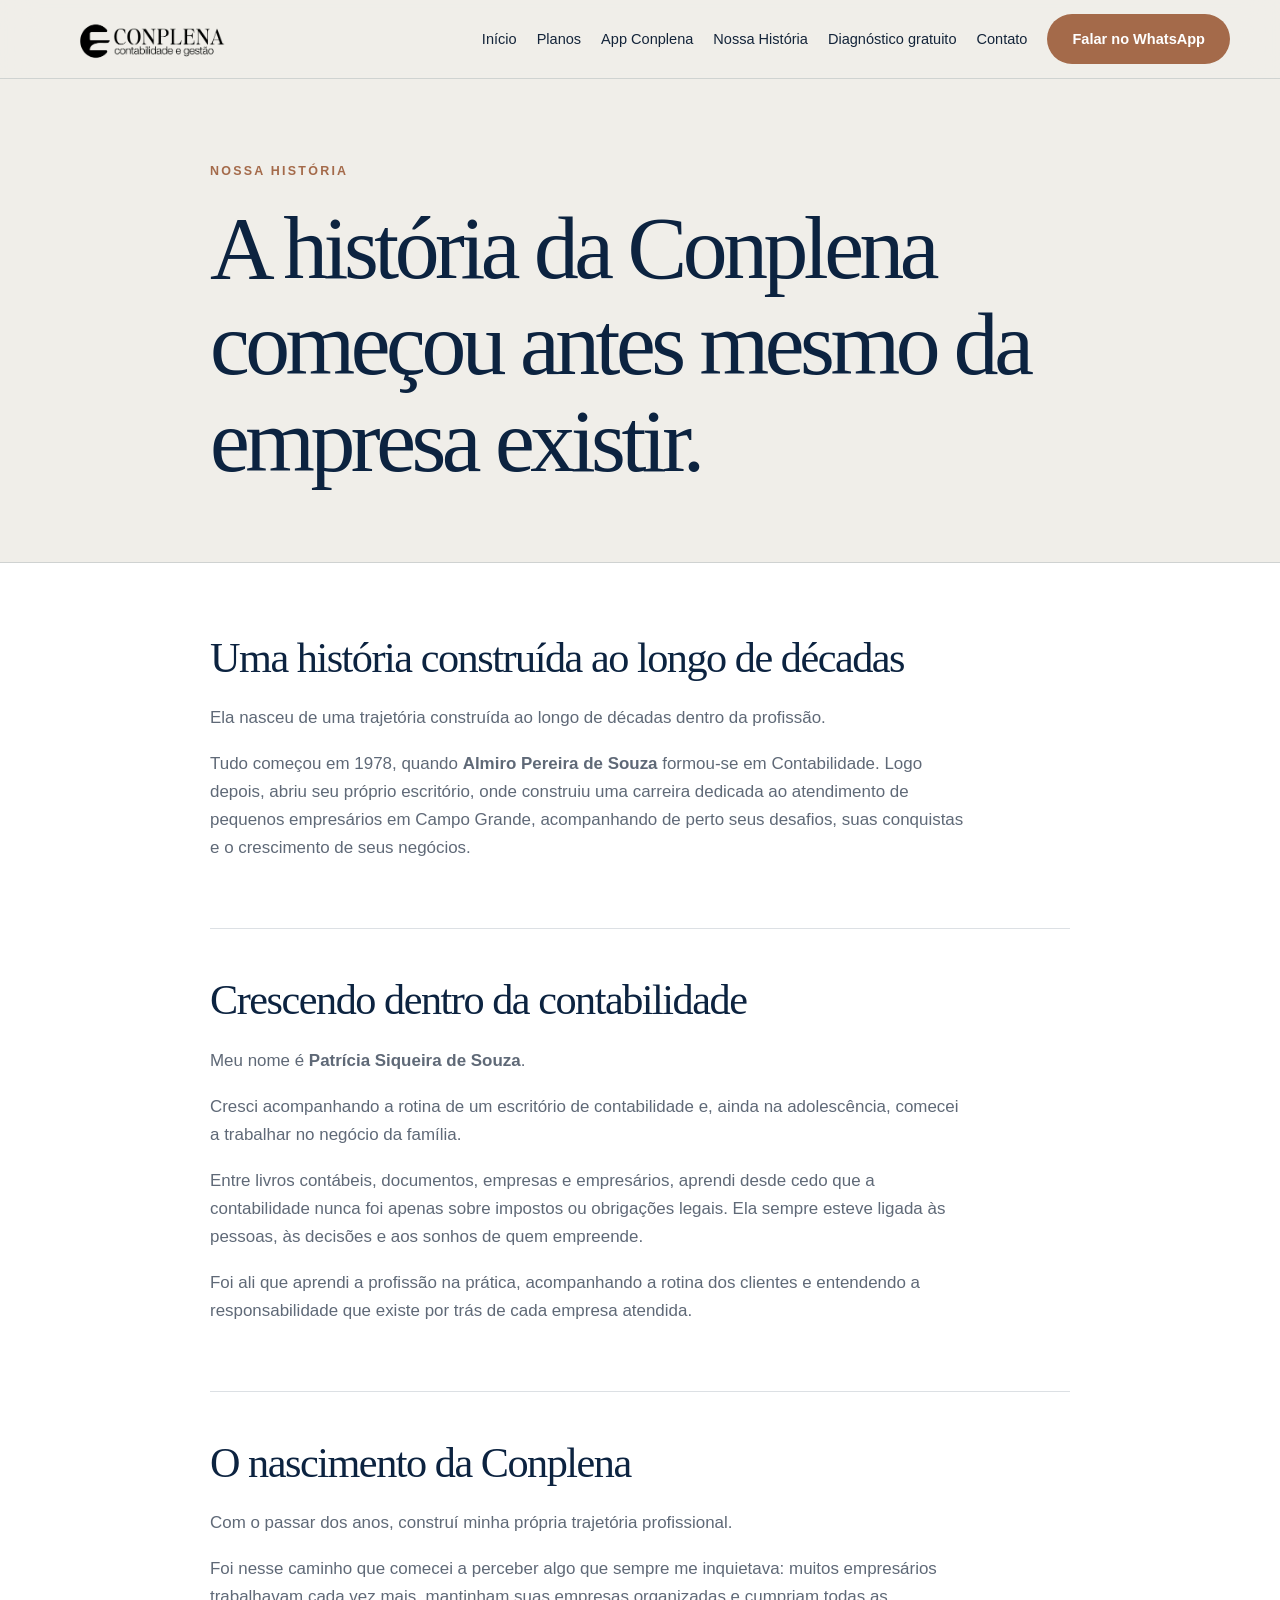
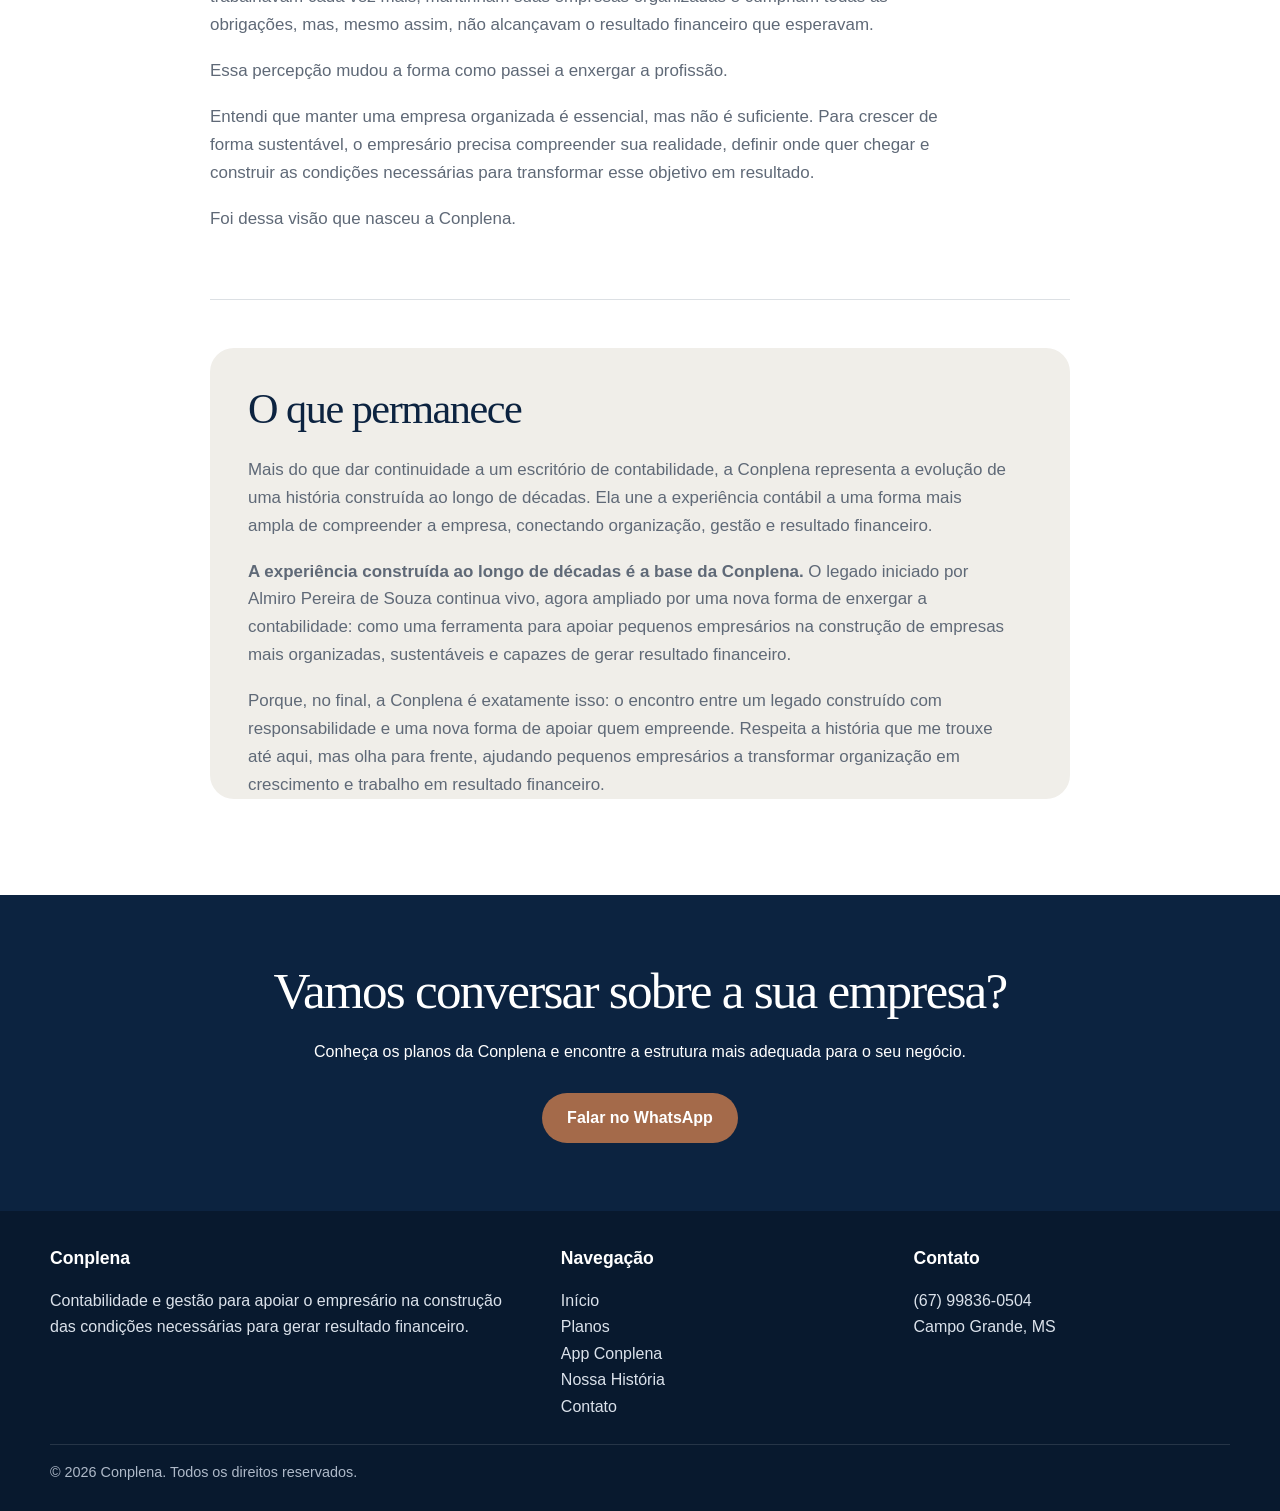
<file: historia.html>
<!doctype html><html lang="pt-BR"><head><script async src="https://www.googletagmanager.com/gtag/js?id=G-ZZYWSBD89N"></script><script>window.dataLayer=window.dataLayer||[];function gtag(){dataLayer.push(arguments);}gtag('js',new Date());gtag('config','G-ZZYWSBD89N');</script>
<meta charset="utf-8"><meta name="viewport" content="width=device-width,initial-scale=1">
<title>Nossa História | Conplena</title><meta name="description" content="Conheça a trajetória de Almiro Pereira de Souza e Patrícia Siqueira de Souza e a história que deu origem à Conplena.">
<link rel="icon" href="favicon.png"><link rel="stylesheet" href="style.css">

<meta property="og:type" content="website"><meta property="og:locale" content="pt_BR"><meta property="og:title" content="Nossa História | Conplena"><meta property="og:description" content="Conheça a trajetória de Almiro Pereira de Souza e Patrícia Siqueira de Souza e a história que deu origem à Conplena."><meta property="og:url" content="https://conplena.com.br/historia.html"><meta property="og:image" content="https://conplena.com.br/logo-horizontal.png"><meta name="twitter:card" content="summary_large_image"><link rel="canonical" href="https://conplena.com.br/historia.html">
</head><body>
<header class="site-header">
  <div class="container header-inner">
    <a class="brand" href="index.html"><img src="logo-horizontal.png" alt="Conplena contabilidade e gestão"></a>
    <button class="menu-toggle" aria-label="Abrir menu" aria-expanded="false">☰</button>
    <nav class="nav">
      <a href="index.html">Início</a>
      <a href="planos.html">Planos</a>
      <a href="app.html">App Conplena</a>
      <a href="historia.html">Nossa História</a>
      <a href="diagnostico.html">Diagnóstico gratuito</a>
      <a href="contato.html">Contato</a>
      <a class="btn btn-primary" href="https://wa.me/5567998360504?text=Ol%C3%A1%2C%20gostaria%20de%20conhecer%20a%20Conplena." target="_blank" rel="noopener">Falar no WhatsApp</a>
    </nav>
  </div>
</header>

<main>
<section class="page-hero page-hero-compact"><div class="container narrow"><span class="eyebrow">Nossa história</span><h1>A história da Conplena começou antes mesmo da empresa existir.</h1></div></section>
<section class="section section-white history-text"><article class="container narrow prose">
<section class="history-chapter"><h2>Uma história construída ao longo de décadas</h2><p>Ela nasceu de uma trajetória construída ao longo de décadas dentro da profissão.</p><p>Tudo começou em 1978, quando <strong>Almiro Pereira de Souza</strong> formou-se em Contabilidade. Logo depois, abriu seu próprio escritório, onde construiu uma carreira dedicada ao atendimento de pequenos empresários em Campo Grande, acompanhando de perto seus desafios, suas conquistas e o crescimento de seus negócios.</p></section>
<section class="history-chapter"><h2>Crescendo dentro da contabilidade</h2><p>Meu nome é <strong>Patrícia Siqueira de Souza</strong>.</p><p>Cresci acompanhando a rotina de um escritório de contabilidade e, ainda na adolescência, comecei a trabalhar no negócio da família.</p><p>Entre livros contábeis, documentos, empresas e empresários, aprendi desde cedo que a contabilidade nunca foi apenas sobre impostos ou obrigações legais. Ela sempre esteve ligada às pessoas, às decisões e aos sonhos de quem empreende.</p><p>Foi ali que aprendi a profissão na prática, acompanhando a rotina dos clientes e entendendo a responsabilidade que existe por trás de cada empresa atendida.</p></section>
<section class="history-chapter"><h2>O nascimento da Conplena</h2><p>Com o passar dos anos, construí minha própria trajetória profissional.</p><p>Foi nesse caminho que comecei a perceber algo que sempre me inquietava: muitos empresários trabalhavam cada vez mais, mantinham suas empresas organizadas e cumpriam todas as obrigações, mas, mesmo assim, não alcançavam o resultado financeiro que esperavam.</p><p>Essa percepção mudou a forma como passei a enxergar a profissão.</p><p>Entendi que manter uma empresa organizada é essencial, mas não é suficiente. Para crescer de forma sustentável, o empresário precisa compreender sua realidade, definir onde quer chegar e construir as condições necessárias para transformar esse objetivo em resultado.</p><p>Foi dessa visão que nasceu a Conplena.</p></section>
<section class="history-chapter history-closing"><h2>O que permanece</h2><p>Mais do que dar continuidade a um escritório de contabilidade, a Conplena representa a evolução de uma história construída ao longo de décadas. Ela une a experiência contábil a uma forma mais ampla de compreender a empresa, conectando organização, gestão e resultado financeiro.</p><p><strong>A experiência construída ao longo de décadas é a base da Conplena.</strong> O legado iniciado por Almiro Pereira de Souza continua vivo, agora ampliado por uma nova forma de enxergar a contabilidade: como uma ferramenta para apoiar pequenos empresários na construção de empresas mais organizadas, sustentáveis e capazes de gerar resultado financeiro.</p><p>Porque, no final, a Conplena é exatamente isso: o encontro entre um legado construído com responsabilidade e uma nova forma de apoiar quem empreende. Respeita a história que me trouxe até aqui, mas olha para frente, ajudando pequenos empresários a transformar organização em crescimento e trabalho em resultado financeiro.</p></section>
</article></section>
<section class="section section-dark cta-compact"><div class="container narrow cta-center"><h2>Vamos conversar sobre a sua empresa?</h2><p>Conheça os planos da Conplena e encontre a estrutura mais adequada para o seu negócio.</p><a class="btn btn-primary" href="https://wa.me/5567998360504" target="_blank" rel="noopener">Falar no WhatsApp</a></div></section>
</main>

<footer class="footer">
  <div class="container">
    <div class="footer-grid">
      <div><h3>Conplena</h3><p>Contabilidade e gestão para apoiar o empresário na construção das condições necessárias para gerar resultado financeiro.</p></div>
      <div><h3>Navegação</h3><p><a href="index.html">Início</a><br><a href="planos.html">Planos</a><br><a href="app.html">App Conplena</a><br><a href="historia.html">Nossa História</a><br><a href="contato.html">Contato</a></p></div>
      <div><h3>Contato</h3><p><a href="https://wa.me/5567998360504" target="_blank" rel="noopener">(67) 99836-0504</a><br>Campo Grande, MS</p></div>
    </div>
    <div class="footer-bottom">© <span data-year></span> Conplena. Todos os direitos reservados.</div>
  </div>
</footer>
<script src="main.js"></script>
</body></html>
</file>
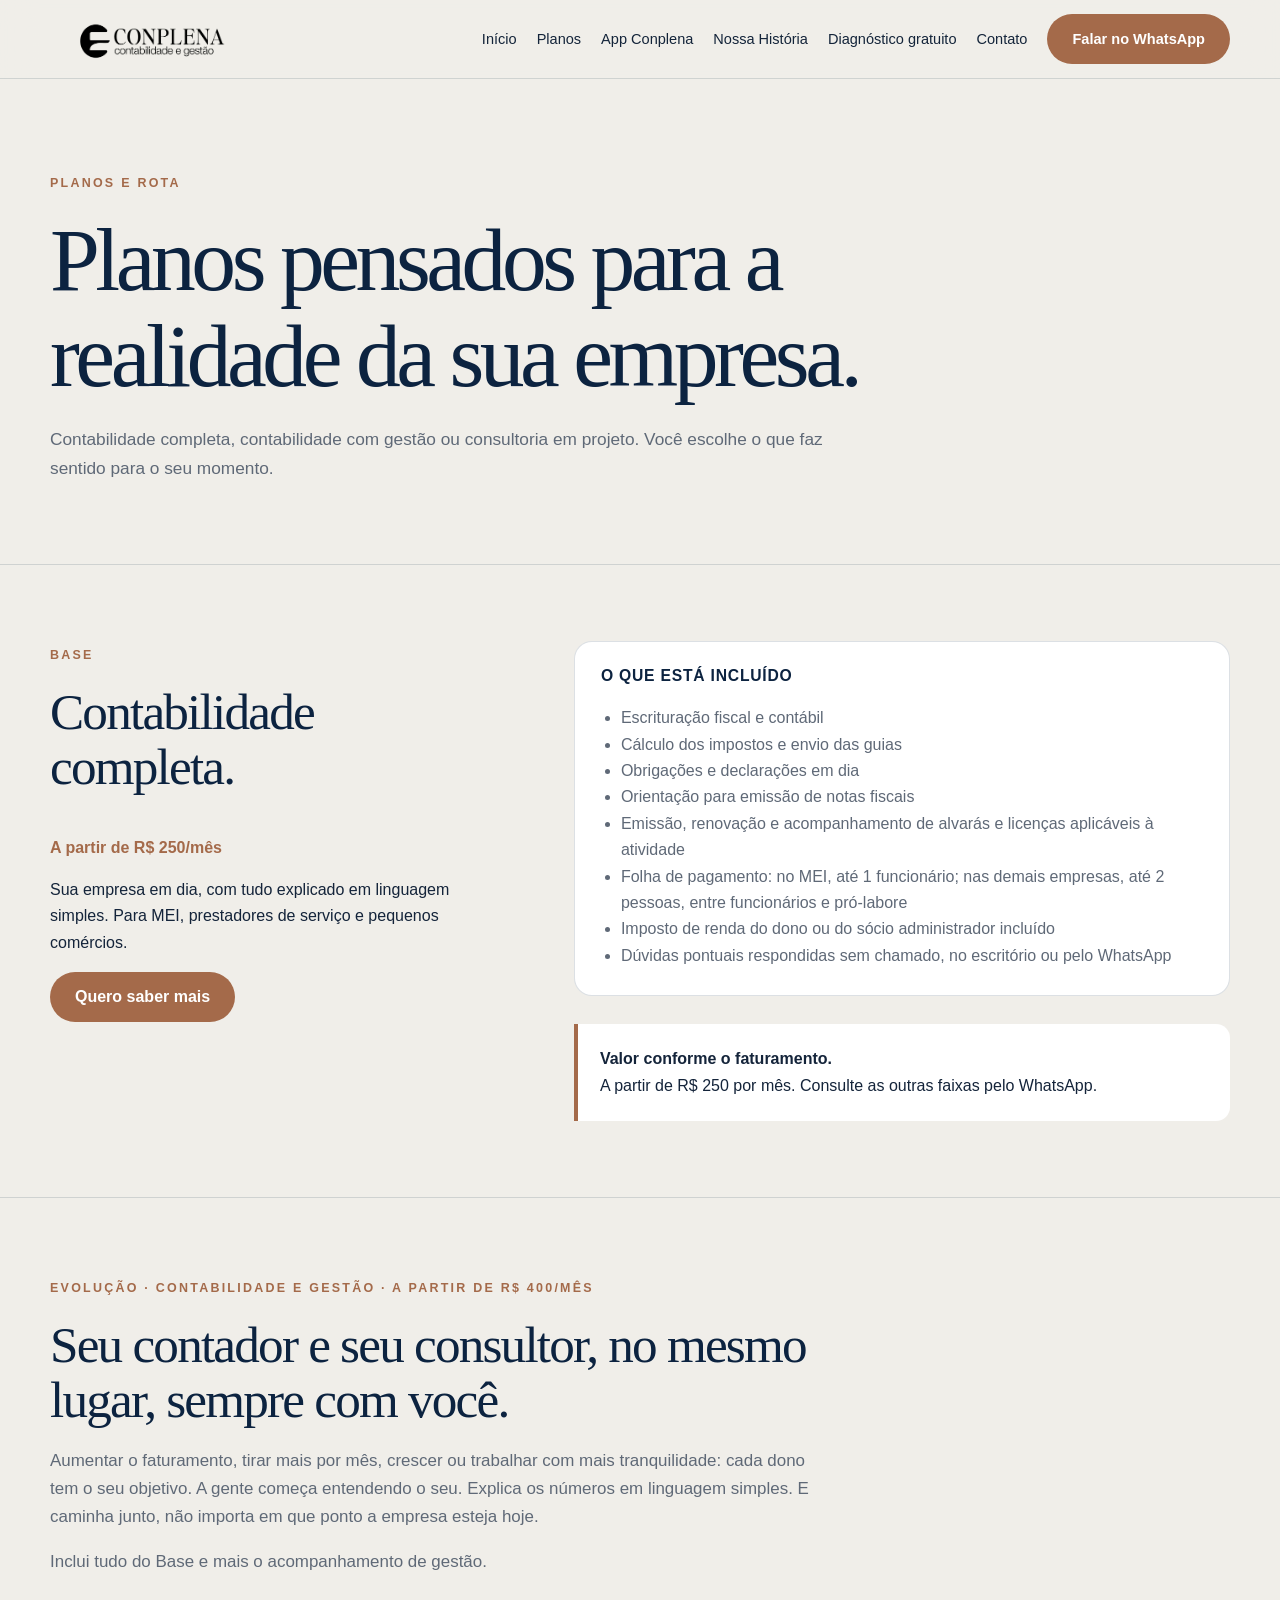
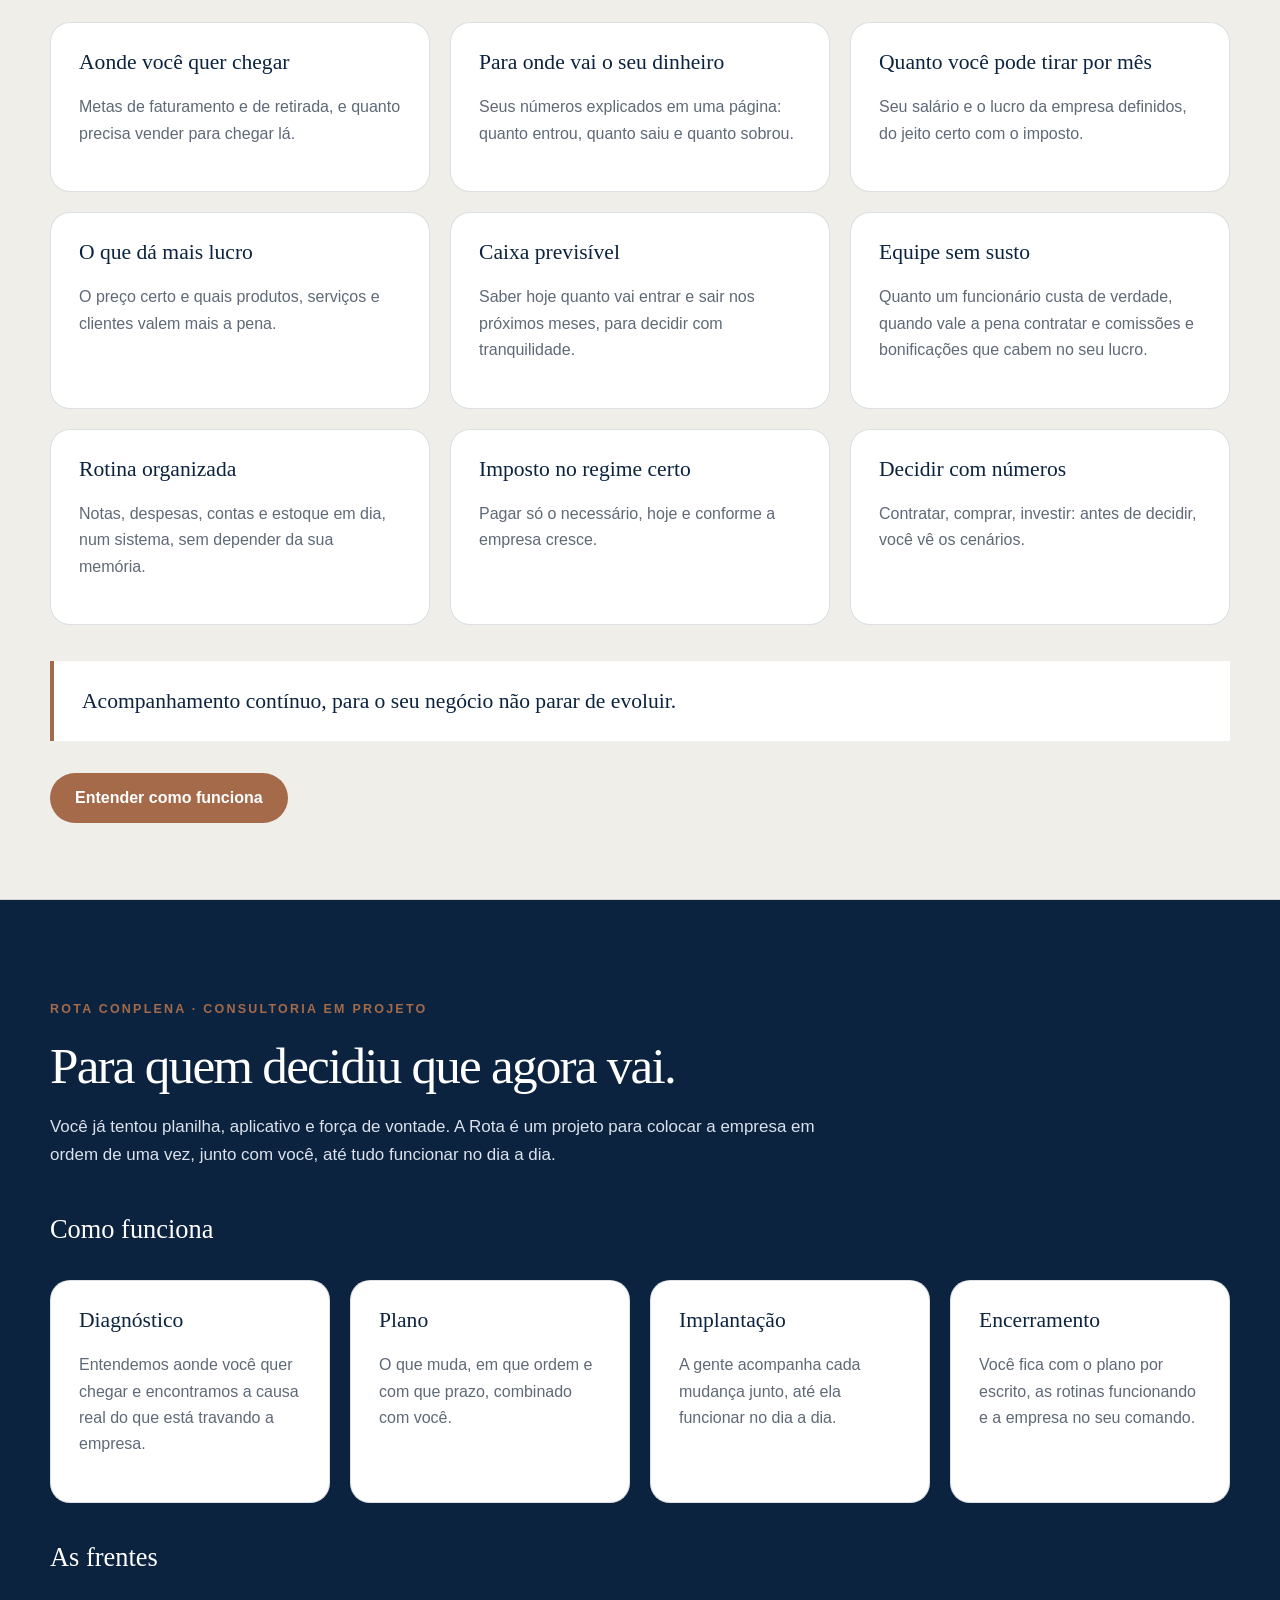
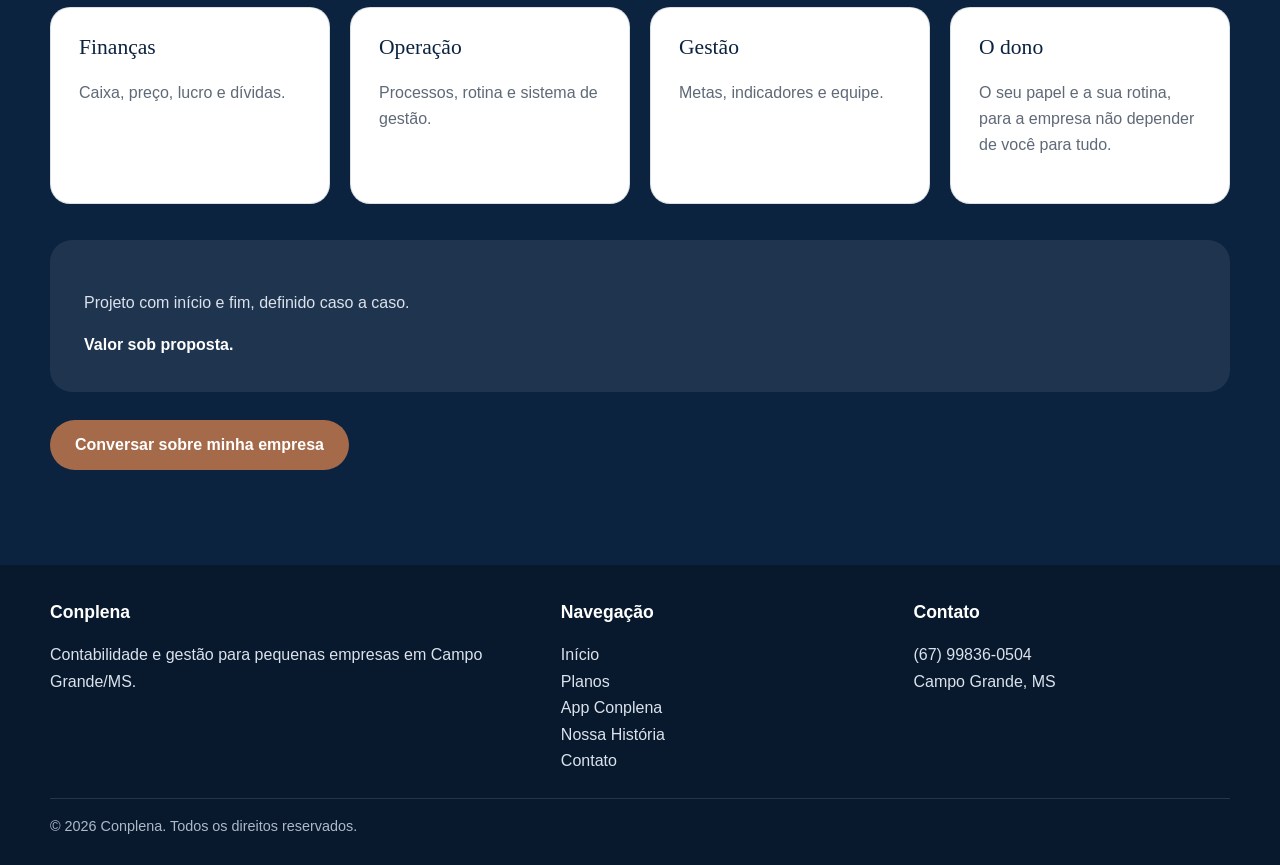
<file: planos.html>
<!doctype html><html lang="pt-BR"><head><script async src="https://www.googletagmanager.com/gtag/js?id=G-ZZYWSBD89N"></script><script>window.dataLayer=window.dataLayer||[];function gtag(){dataLayer.push(arguments);}gtag('js',new Date());gtag('config','G-ZZYWSBD89N');</script><meta charset="utf-8"><meta name="viewport" content="width=device-width,initial-scale=1"><title>Planos de Contabilidade e Consultoria para Pequenas Empresas | Conplena</title><meta name="description" content="Planos da Conplena: Base, contabilidade completa; Evolução, contabilidade e gestão; e Rota Conplena, consultoria em projeto para pequenas empresas em Campo Grande/MS."><link rel="icon" href="favicon.png"><link rel="stylesheet" href="style.css"><meta property="og:type" content="website"><meta property="og:locale" content="pt_BR"><meta property="og:title" content="Planos de Contabilidade e Consultoria para Pequenas Empresas | Conplena"><meta property="og:description" content="Base, contabilidade completa. Evolução, contabilidade e gestão. Rota Conplena, consultoria em projeto."><meta property="og:url" content="https://conplena.com.br/planos.html"><meta property="og:image" content="https://conplena.com.br/logo-horizontal.png"><meta name="twitter:card" content="summary_large_image"><link rel="canonical" href="https://conplena.com.br/planos.html"></head><body>
<header class="site-header"><div class="container header-inner"><a class="brand" href="index.html"><img src="logo-horizontal.png" alt="Conplena contabilidade e gestão"></a><button class="menu-toggle" aria-label="Abrir menu" aria-expanded="false">☰</button><nav class="nav"><a href="index.html">Início</a><a href="planos.html">Planos</a><a href="app.html">App Conplena</a><a href="historia.html">Nossa História</a><a href="diagnostico.html">Diagnóstico gratuito</a><a href="contato.html">Contato</a><a class="btn btn-primary" href="https://wa.me/5567998360504?text=Ol%C3%A1%2C%20gostaria%20de%20conhecer%20os%20planos%20da%20Conplena." target="_blank" rel="noopener">Falar no WhatsApp</a></nav></div></header><main>
<section class="page-hero"><div class="container"><span class="eyebrow">Planos e Rota</span><h1>Planos pensados para a realidade da sua empresa.</h1><p>Contabilidade completa, contabilidade com gestão ou consultoria em projeto. Você escolhe o que faz sentido para o seu momento.</p></div></section>
<section class="plan-section" id="base"><div class="container plan-grid"><div class="plan-meta"><span class="eyebrow">Base</span><h2>Contabilidade completa.</h2><p class="price">A partir de R$ 250/mês</p><p>Sua empresa em dia, com tudo explicado em linguagem simples. Para MEI, prestadores de serviço e pequenos comércios.</p><a class="btn btn-primary" href="https://wa.me/5567998360504?text=Ol%C3%A1%2C%20vi%20o%20Plano%20Base%20no%20site%20da%20Conplena%20e%20gostaria%20de%20saber%20mais." target="_blank" rel="noopener">Quero saber mais</a></div><div><div class="plan-block plan-block-wide"><h3>O que está incluído</h3><ul><li>Escrituração fiscal e contábil</li><li>Cálculo dos impostos e envio das guias</li><li>Obrigações e declarações em dia</li><li>Orientação para emissão de notas fiscais</li><li>Emissão, renovação e acompanhamento de alvarás e licenças aplicáveis à atividade</li><li>Folha de pagamento: no MEI, até 1 funcionário; nas demais empresas, até 2 pessoas, entre funcionários e pró-labore</li><li>Imposto de renda do dono ou do sócio administrador incluído</li><li>Dúvidas pontuais respondidas sem chamado, no escritório ou pelo WhatsApp</li></ul></div><div class="notice"><strong>Valor conforme o faturamento.</strong><br>A partir de R$ 250 por mês. <a href="https://wa.me/5567998360504?text=Ol%C3%A1%2C%20gostaria%20de%20consultar%20o%20valor%20do%20Plano%20Base%20para%20a%20faixa%20de%20faturamento%20da%20minha%20empresa." target="_blank" rel="noopener">Consulte as outras faixas pelo WhatsApp</a>.</div></div></div></section>
<section class="plan-section" id="evolucao"><div class="container"><div class="section-head"><span class="eyebrow">Evolução · Contabilidade e gestão · A partir de R$ 400/mês</span><h2>Seu contador e seu consultor, no mesmo lugar, sempre com você.</h2><p>Aumentar o faturamento, tirar mais por mês, crescer ou trabalhar com mais tranquilidade: cada dono tem o seu objetivo. A gente começa entendendo o seu. Explica os números em linguagem simples. E caminha junto, não importa em que ponto a empresa esteja hoje.</p><p>Inclui tudo do Base e mais o acompanhamento de gestão.</p></div><div class="pillar-grid grid-3"><article class="pillar"><h3>Aonde você quer chegar</h3><p>Metas de faturamento e de retirada, e quanto precisa vender para chegar lá.</p></article><article class="pillar"><h3>Para onde vai o seu dinheiro</h3><p>Seus números explicados em uma página: quanto entrou, quanto saiu e quanto sobrou.</p></article><article class="pillar"><h3>Quanto você pode tirar por mês</h3><p>Seu salário e o lucro da empresa definidos, do jeito certo com o imposto.</p></article><article class="pillar"><h3>O que dá mais lucro</h3><p>O preço certo e quais produtos, serviços e clientes valem mais a pena.</p></article><article class="pillar"><h3>Caixa previsível</h3><p>Saber hoje quanto vai entrar e sair nos próximos meses, para decidir com tranquilidade.</p></article><article class="pillar"><h3>Equipe sem susto</h3><p>Quanto um funcionário custa de verdade, quando vale a pena contratar e comissões e bonificações que cabem no seu lucro.</p></article><article class="pillar"><h3>Rotina organizada</h3><p>Notas, despesas, contas e estoque em dia, num sistema, sem depender da sua memória.</p></article><article class="pillar"><h3>Imposto no regime certo</h3><p>Pagar só o necessário, hoje e conforme a empresa cresce.</p></article><article class="pillar"><h3>Decidir com números</h3><p>Contratar, comprar, investir: antes de decidir, você vê os cenários.</p></article></div><blockquote>Acompanhamento contínuo, para o seu negócio não parar de evoluir.</blockquote><a class="btn btn-primary" href="https://wa.me/5567998360504?text=Ol%C3%A1%2C%20vi%20o%20Plano%20Evolu%C3%A7%C3%A3o%20no%20site%20da%20Conplena%20e%20gostaria%20de%20entender%20como%20funciona." target="_blank" rel="noopener">Entender como funciona</a></div></section>
<section class="section section-dark" id="rota"><div class="container"><div class="section-head"><span class="eyebrow">Rota Conplena · Consultoria em projeto</span><h2>Para quem decidiu que agora vai.</h2><p>Você já tentou planilha, aplicativo e força de vontade. A Rota é um projeto para colocar a empresa em ordem de uma vez, junto com você, até tudo funcionar no dia a dia.</p></div><h3>Como funciona</h3><div class="pillar-grid route-grid"><article class="pillar"><h3>Diagnóstico</h3><p>Entendemos aonde você quer chegar e encontramos a causa real do que está travando a empresa.</p></article><article class="pillar"><h3>Plano</h3><p>O que muda, em que ordem e com que prazo, combinado com você.</p></article><article class="pillar"><h3>Implantação</h3><p>A gente acompanha cada mudança junto, até ela funcionar no dia a dia.</p></article><article class="pillar"><h3>Encerramento</h3><p>Você fica com o plano por escrito, as rotinas funcionando e a empresa no seu comando.</p></article></div><h3>As frentes</h3><div class="pillar-grid route-grid"><article class="pillar"><h3>Finanças</h3><p>Caixa, preço, lucro e dívidas.</p></article><article class="pillar"><h3>Operação</h3><p>Processos, rotina e sistema de gestão.</p></article><article class="pillar"><h3>Gestão</h3><p>Metas, indicadores e equipe.</p></article><article class="pillar"><h3>O dono</h3><p>O seu papel e a sua rotina, para a empresa não depender de você para tudo.</p></article></div><div class="explain-box dark-box"><p>Projeto com início e fim, definido caso a caso.</p><strong>Valor sob proposta.</strong></div><a class="btn btn-primary" href="https://wa.me/5567998360504?text=Ol%C3%A1%2C%20conheci%20a%20Rota%20Conplena%20no%20site%20e%20gostaria%20de%20conversar%20sobre%20a%20minha%20empresa." target="_blank" rel="noopener">Conversar sobre minha empresa</a></div></section></main>
<footer class="footer"><div class="container"><div class="footer-grid"><div><h3>Conplena</h3><p>Contabilidade e gestão para pequenas empresas em Campo Grande/MS.</p></div><div><h3>Navegação</h3><p><a href="index.html">Início</a><br><a href="planos.html">Planos</a><br><a href="app.html">App Conplena</a><br><a href="historia.html">Nossa História</a><br><a href="contato.html">Contato</a></p></div><div><h3>Contato</h3><p><a href="https://wa.me/5567998360504" target="_blank" rel="noopener">(67) 99836-0504</a><br>Campo Grande, MS</p></div></div><div class="footer-bottom">© <span data-year></span> Conplena. Todos os direitos reservados.</div></div></footer><script src="main.js"></script></body></html>
</file>
<file: style.css>
:root{
  --navy:#0C2340;
  --blue:#1B365D;
  --copper:#A46A4A;
  --beige:#D5C7B8;
  --rose:#E4D5D3;
  --paper:#F0EEE9;
  --white:#fff;
  --text:#14243a;
  --muted:#5f6977;
  --line:rgba(12,35,64,.14);
  --shadow:0 20px 60px rgba(12,35,64,.10);
  --radius:24px;
  --max:1180px;
}
*{box-sizing:border-box}
html{scroll-behavior:smooth}
body{
  margin:0;background:var(--paper);color:var(--text);
  font-family:Arial,Helvetica,sans-serif;line-height:1.65;
}
img{display:block;max-width:100%}
a{color:inherit;text-decoration:none}
.container{width:min(calc(100% - 40px),var(--max));margin:auto}
.site-header{
  position:sticky;top:0;z-index:30;
  background:rgba(240,238,233,.94);
  backdrop-filter:blur(16px);
  border-bottom:1px solid var(--line);
}
.header-inner{min-height:78px;display:flex;align-items:center;justify-content:space-between;gap:24px}
.brand img{width:215px}
.nav{display:flex;align-items:center;gap:20px;font-size:.91rem;white-space:nowrap}
.nav a:not(.btn):hover{color:var(--copper)}
.menu-toggle{display:none;border:0;background:none;color:var(--navy);font-size:1.7rem}
.btn{
  display:inline-flex;align-items:center;justify-content:center;min-height:50px;
  padding:0 24px;border-radius:999px;border:1px solid transparent;
  font-weight:700;transition:.2s ease;
}
.btn-primary{background:var(--copper);color:#fff}
.btn-primary:hover{transform:translateY(-2px);filter:brightness(.96)}
.btn-secondary{border-color:var(--navy);color:var(--navy);background:transparent}
.btn-secondary:hover{background:var(--navy);color:#fff}
.hero{padding:120px 0 100px}
.hero-grid{display:grid;grid-template-columns:1.35fr .65fr;gap:48px;align-items:center}
.eyebrow{
  display:inline-block;margin-bottom:18px;font-size:.78rem;
  letter-spacing:.18em;text-transform:uppercase;font-weight:800;color:var(--copper)
}
h1,h2,h3{font-family:Georgia,"Times New Roman",serif;color:var(--navy);line-height:1.08;margin:0 0 20px;font-weight:500}
h1{font-size:clamp(3.1rem,7vw,6.6rem);letter-spacing:-.05em}
h2{font-size:clamp(2.2rem,4vw,4.1rem);letter-spacing:-.035em}
h3{font-size:1.65rem}
.hero p{font-size:1.14rem;color:var(--muted);max-width:780px;margin:0 0 26px}
.hero-actions{display:flex;gap:14px;flex-wrap:wrap}
.hero-mark{display:flex;align-items:center;justify-content:center;min-height:240px}
.hero-mark img{width:min(190px,62%);filter:drop-shadow(0 18px 34px rgba(12,35,64,.10))}
.section{padding:95px 0}
.section-white{background:var(--white)}
.section-soft{background:#e9e2d8}
.section-dark{background:var(--navy);color:#fff}
.section-dark h2,.section-dark h3{color:#fff}
.section-head{max-width:780px;margin-bottom:46px}
.section-head p{color:var(--muted);font-size:1.06rem}
.cards{display:grid;grid-template-columns:repeat(4,1fr);gap:20px}
.plans-home{grid-template-columns:repeat(4,1fr)}
.card{
  background:#fff;border:1px solid var(--line);border-radius:var(--radius);
  padding:30px;min-height:305px;display:flex;flex-direction:column;transition:.2s ease
}
.card:hover{transform:translateY(-4px);border-color:rgba(164,106,74,.65);box-shadow:var(--shadow)}
.card p{color:var(--muted)}
.price{font-weight:800;color:var(--copper);margin-top:auto;padding-top:20px}
.card-link{display:inline-flex;margin-top:18px;color:var(--navy);font-weight:800}
.route-highlight{display:grid;grid-template-columns:1fr auto;gap:36px;align-items:center;margin-top:24px;padding:34px 38px;border-radius:var(--radius);background:var(--navy);color:#fff;box-shadow:var(--shadow)}
.route-highlight h3{color:#fff;font-size:2rem;margin-bottom:10px}
.route-highlight p{margin:0;color:#dbe2eb}
.route-highlight .eyebrow{margin-bottom:10px}
.route-highlight-action{text-align:right}
.route-highlight-action .price{padding:0 0 12px;color:var(--beige)}
.split{display:grid;grid-template-columns:1fr 1fr;gap:72px;align-items:center}
.story-photo{border-radius:26px;overflow:hidden;box-shadow:var(--shadow);background:#ddd}
.story-photo img{width:100%;aspect-ratio:4/3;object-fit:cover}
.quote{font-family:Georgia,serif;font-size:clamp(2rem,3.5vw,3.4rem);line-height:1.2;color:var(--navy);margin:0 0 24px}
.page-hero{padding:90px 0 65px;border-bottom:1px solid var(--line)}
.page-hero p{max-width:780px;color:var(--muted);font-size:1.08rem}
.plan-section{padding:76px 0;border-bottom:1px solid var(--line)}
.plan-grid{display:grid;grid-template-columns:.82fr 1.18fr;gap:68px}
.plan-meta{position:sticky;top:112px;align-self:start}
.plan-list{display:grid;grid-template-columns:repeat(2,1fr);gap:20px}
.plan-block{background:#fff;border:1px solid var(--line);border-radius:18px;padding:26px}
.plan-block h3{font-family:Arial,sans-serif;font-size:.98rem;font-weight:800;letter-spacing:.05em;text-transform:uppercase}
.plan-block ul{margin:0;padding-left:20px;color:var(--muted)}
.notice{margin-top:28px;padding:22px;border-left:4px solid var(--copper);background:#fff;border-radius:0 14px 14px 0}
.story-layout{display:grid;grid-template-columns:1fr 1fr;gap:72px;align-items:start}
.story-layout + .story-layout{margin-top:90px}
.caption{font-size:.9rem;color:var(--muted);margin:12px 0 0}
.placeholder{
  min-height:390px;border:1px dashed rgba(12,35,64,.3);border-radius:24px;
  background:linear-gradient(135deg,rgba(213,199,184,.5),rgba(240,238,233,.95));
  display:flex;align-items:center;justify-content:center;text-align:center;padding:40px;color:var(--muted)
}
.contact-grid{display:grid;grid-template-columns:1fr 1fr;gap:62px}
.contact-card{background:#fff;border:1px solid var(--line);border-radius:22px;padding:32px}
.contact-item{padding:18px 0;border-bottom:1px solid var(--line)}
.contact-item:last-child{border:0}
.feature-grid{display:grid;grid-template-columns:repeat(3,1fr);gap:20px}
.feature-card{background:var(--paper);border:1px solid var(--line);border-radius:20px;padding:26px}
.feature-card h3{font-family:Arial,sans-serif;font-size:1.08rem;font-weight:800;margin-bottom:10px}
.feature-card p{color:var(--muted);margin:0}
.action-grid{display:grid;grid-template-columns:1fr 1fr;gap:24px}
.action-card{background:#fff;border:1px solid var(--line);border-radius:var(--radius);padding:38px}
.action-card h2{font-size:clamp(2rem,3vw,3rem)}
.quote-small{font-family:Georgia,serif;font-size:1.35rem;color:var(--navy)!important}
.plan-block-wide{min-height:0}
.pillar-grid{display:grid;grid-template-columns:repeat(4,1fr);gap:20px;margin:36px 0}
.pillar{background:#fff;color:var(--text);border:1px solid var(--line);border-radius:20px;padding:28px}
.pillar>span{display:block;color:var(--copper);font-weight:800;margin-bottom:14px}
.pillar h3{font-size:1.35rem}.pillar p,.pillar li{color:var(--muted)}
.route-grid .pillar h3{color:var(--navy)}
.pillar ul{padding-left:20px}
blockquote{margin:32px 0;padding:24px 28px;border-left:4px solid var(--copper);background:#fff;font:1.35rem/1.5 Georgia,serif;color:var(--navy)}
.explain-box{background:#e9e2d8;border-radius:22px;padding:34px;margin:28px 0}
.dark-box{background:rgba(255,255,255,.08)}.dark-box h3,.dark-box strong{color:#fff}.dark-box p{color:#dbe2eb}
.app-hero{padding:90px 0;background:linear-gradient(135deg,var(--paper),#e9e2d8)}
.app-grid{display:grid;grid-template-columns:1fr 1fr;gap:64px;align-items:center}
.app-grid p{font-size:1.1rem;color:var(--muted);max-width:620px}
.app-screens{display:flex;align-items:center;justify-content:center;gap:18px}
.app-screens figure{width:44%;margin:0;border:8px solid var(--navy);border-radius:28px;overflow:hidden;box-shadow:var(--shadow);background:#fff}
@media(min-width:921px){
  #mei .plan-meta h2{font-size:clamp(2.35rem,3.25vw,3.55rem)}
  .app-grid h1{font-size:clamp(3.45rem,4.7vw,5rem);max-width:680px}
  .contact-hero h1{font-size:clamp(3.55rem,4.8vw,5.1rem);max-width:880px}
}
.small{font-size:.92rem;color:var(--muted)}
.footer{padding:38px 0 26px;background:#08192e;color:#dbe2eb}
.footer-grid{display:grid;grid-template-columns:1.2fr .8fr .8fr;gap:36px}
.footer-grid p{margin:0}
.footer h3{color:#fff;font-family:Arial,sans-serif;font-size:1.1rem;font-weight:800}
.footer a:hover{color:#fff}
.footer-bottom{border-top:1px solid rgba(255,255,255,.12);margin-top:24px;padding-top:16px;color:#aeb9c8;font-size:.9rem}
@media(max-width:920px){
  .hero-grid,.split,.plan-grid,.story-layout,.contact-grid{grid-template-columns:1fr}
  .cards{grid-template-columns:repeat(2,1fr)}
  .plans-home,.pillar-grid{grid-template-columns:repeat(2,1fr)}
  .feature-grid{grid-template-columns:repeat(2,1fr)}
  .app-grid{grid-template-columns:1fr}
  .hero-mark{min-height:240px}
  .plan-meta{position:static}
}
@media(max-width:700px){
  .container{width:min(calc(100% - 28px),var(--max))}
  .header-inner{min-height:68px}
  .brand img{width:172px}
  .menu-toggle{display:block}
  .nav{
    position:absolute;top:68px;left:0;right:0;background:var(--paper);
    border-bottom:1px solid var(--line);padding:22px 20px;
    display:none;flex-direction:column;align-items:stretch;gap:12px
  }
  .nav.open{display:flex}
  .nav .btn{width:100%}
  .hero{padding:74px 0 68px}
  h1{font-size:clamp(2.8rem,15vw,4.5rem)}
  .cards,.plan-list{grid-template-columns:1fr}
  .plans-home,.feature-grid,.action-grid,.pillar-grid{grid-template-columns:1fr}
  .route-highlight{grid-template-columns:1fr;padding:28px 22px;gap:18px}
  .route-highlight-action{text-align:left}
  .footer-grid{grid-template-columns:1fr;gap:24px}
  .action-card{padding:28px 22px}
  .app-hero{padding:64px 0}.app-screens{gap:8px}.app-screens figure{width:48%;border-width:5px}
  .section{padding:70px 0}
  .hero-mark{display:none}
}

.story-layout{align-items:center}
.story-photo{max-width:520px;margin-inline:auto}
.story-photo img{width:100%;height:auto;aspect-ratio:auto;object-fit:contain;background:#fff}
.story-photo-sm{max-width:500px}
.caption{padding:10px 14px 14px;margin:0;background:#f5f2ed}
@media(max-width:920px){.story-photo,.story-photo-sm{max-width:100%}}

.narrow{max-width:860px}.page-hero-compact{padding:78px 0 52px}.history-text{padding:72px 0 78px}.prose{font-size:1.06rem}.prose p{max-width:760px;color:var(--muted);margin:0 0 18px}.history-chapter{padding:0 0 48px;margin:0 0 48px;border-bottom:1px solid var(--line)}.history-chapter:last-child{border-bottom:0;margin-bottom:0;padding-bottom:0}.history-chapter h2{font-size:clamp(2rem,3.3vw,3.15rem);margin-bottom:24px}.history-closing{background:var(--paper);border:0;border-radius:24px;padding:38px}.cta-center{text-align:center}.cta-center p{max-width:680px;margin:0 auto 28px}.cta-compact{padding:68px 0}.history-teaser{padding:78px 0}.history-teaser h2{max-width:730px;margin-inline:auto}.history-teaser p{max-width:720px;margin:0 auto 28px;color:var(--muted)}.card{min-height:275px}.card p{margin-bottom:8px}.hero{padding-top:104px;padding-bottom:88px}.hero p{max-width:710px}.page-hero h1{max-width:950px}@media(max-width:700px){.page-hero-compact{padding:58px 0 38px}.history-text{padding:50px 0 58px}.history-chapter{padding-bottom:36px;margin-bottom:36px}.history-closing{padding:26px 22px}.history-teaser{padding:58px 0}}
/* Seção Conplena Fluxo */

.fluxo-section {
  background: var(--paper);
}

.fluxo-panel {
  display: grid;
  grid-template-columns: 1fr 0.9fr;
  gap: 64px;
  align-items: center;
  padding: 58px;
  background: linear-gradient(135deg, #ffffff 0%, #f5efe7 100%);
  border: 1px solid var(--line);
  border-radius: 32px;
  box-shadow: var(--shadow);
}

.fluxo-copy h2 {
  max-width: 620px;
}

.fluxo-copy > p {
  max-width: 620px;
  color: var(--muted);
  font-size: 1.08rem;
}

.fluxo-list {
  list-style: none;
  padding: 0;
  margin: 28px 0;
}

.fluxo-list li {
  position: relative;
  padding: 9px 0 9px 30px;
  color: var(--text);
}

.fluxo-list li::before {
  content: "✓";
  position: absolute;
  left: 0;
  top: 8px;
  color: var(--copper);
  font-weight: 900;
}

.fluxo-note {
  display: block;
  margin-top: 12px;
  color: var(--muted);
  font-size: 0.92rem;
}

.fluxo-phones {
  position: relative;
  min-height: 570px;
  display: flex;
  align-items: center;
  justify-content: center;
}

.phone-shot {
  position: absolute;
  width: min(285px, 72%);
  margin: 0;
  overflow: hidden;
  background: #ffffff;
  border: 9px solid var(--navy);
  border-radius: 34px;
  box-shadow: 0 26px 50px rgba(12, 35, 64, 0.22);
}

.phone-shot img {
  width: 100%;
  height: auto;
}

.phone-main {
  z-index: 2;
  right: 5%;
  transform: rotate(2deg);
}

.phone-secondary {
  z-index: 1;
  left: 2%;
  width: min(235px, 58%);
  transform: rotate(-5deg);
  opacity: 0.96;
}

@media (max-width: 920px) {
  .fluxo-panel {
    grid-template-columns: 1fr;
    gap: 30px;
    padding: 42px;
  }

  .fluxo-phones {
    width: 100%;
    max-width: 560px;
    min-height: 520px;
    margin: auto;
  }
}

@media (max-width: 700px) {
  .fluxo-panel {
    padding: 28px 22px;
    border-radius: 24px;
  }

  .fluxo-copy .btn {
    width: 100%;
  }

  .fluxo-phones {
    min-height: 430px;
  }

  .phone-main {
    right: 0;
    width: 70%;
  }

  .phone-secondary {
    left: 0;
    width: 55%;
  }
}
.pillar-grid.grid-3{grid-template-columns:repeat(3,1fr)}
.section-dark .container>h3{margin:40px 0 0}
@media(max-width:920px){.pillar-grid.grid-3{grid-template-columns:repeat(2,1fr)}}
@media(max-width:700px){.pillar-grid.grid-3{grid-template-columns:1fr}}
.plans-home{grid-template-columns:repeat(2,1fr)}
@media(max-width:700px){.plans-home{grid-template-columns:1fr}}
.section-dark .section-head p{color:#dbe2eb}
</file>
